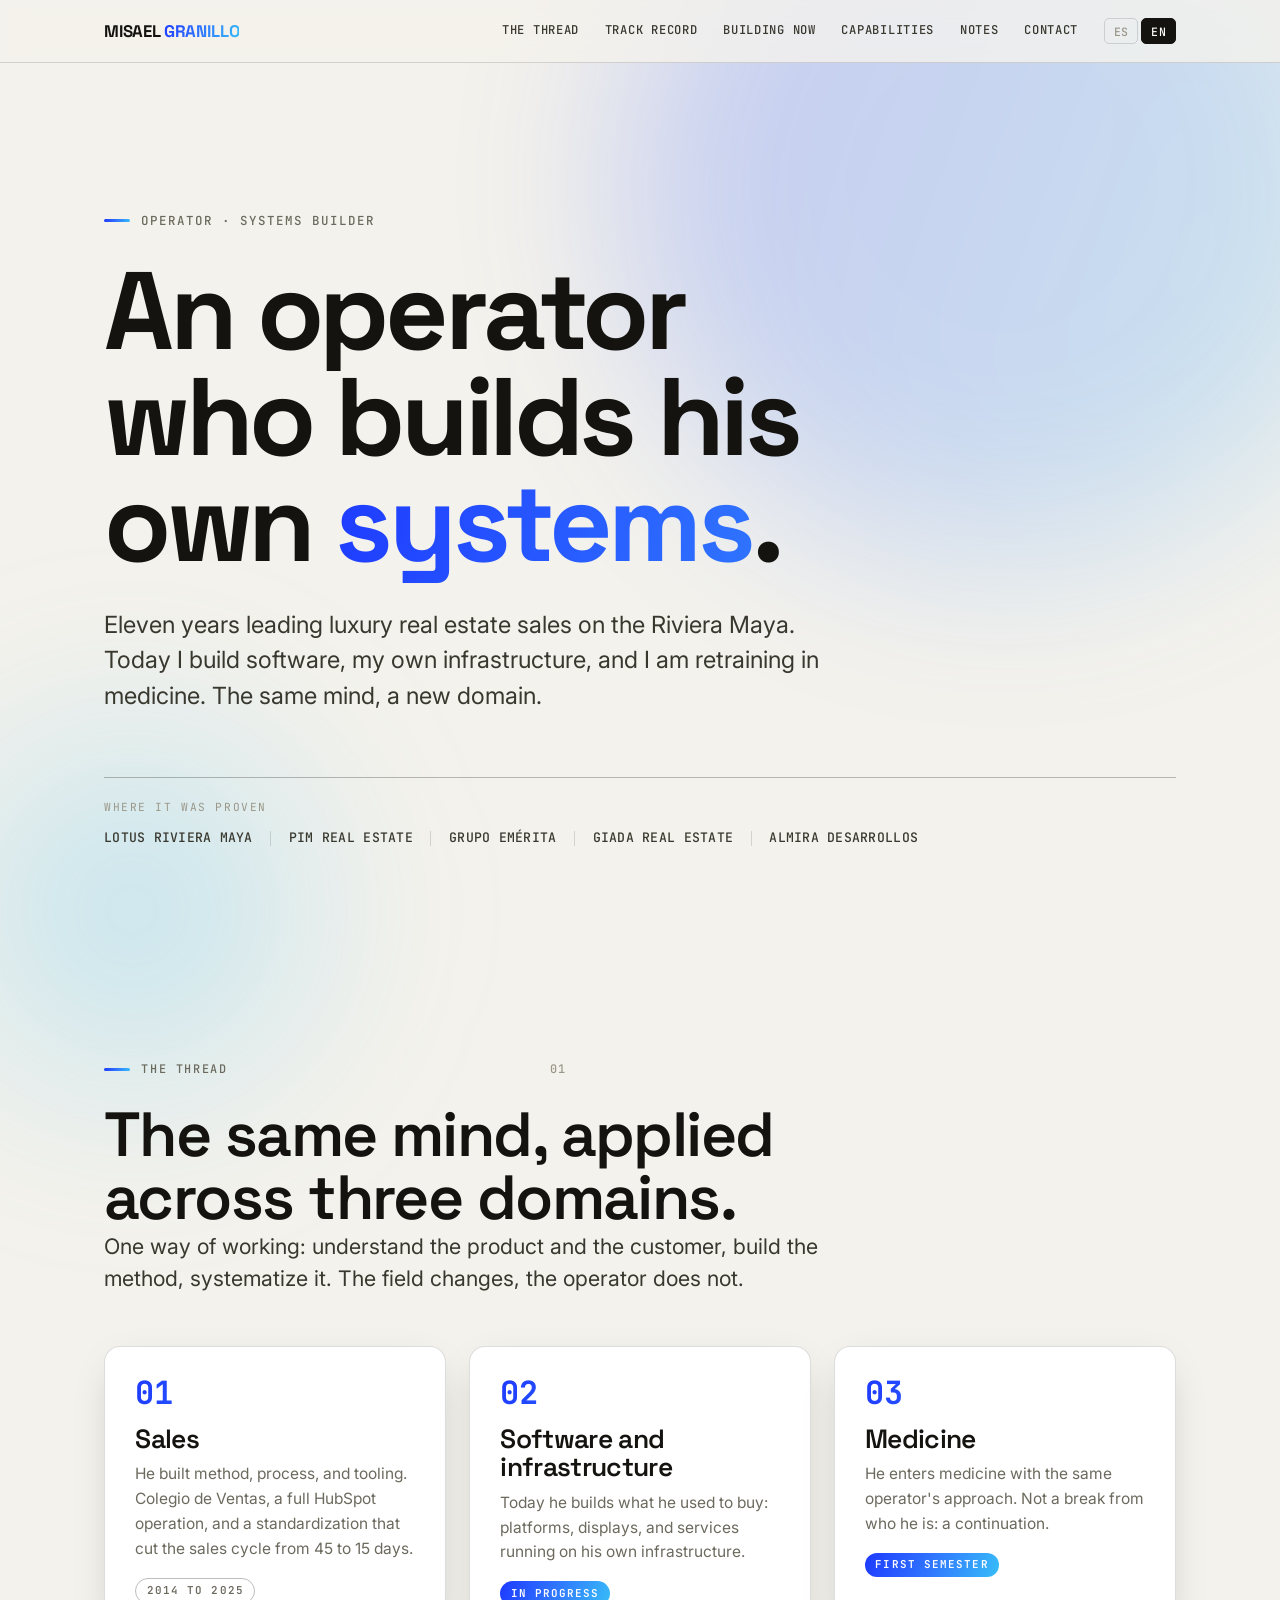
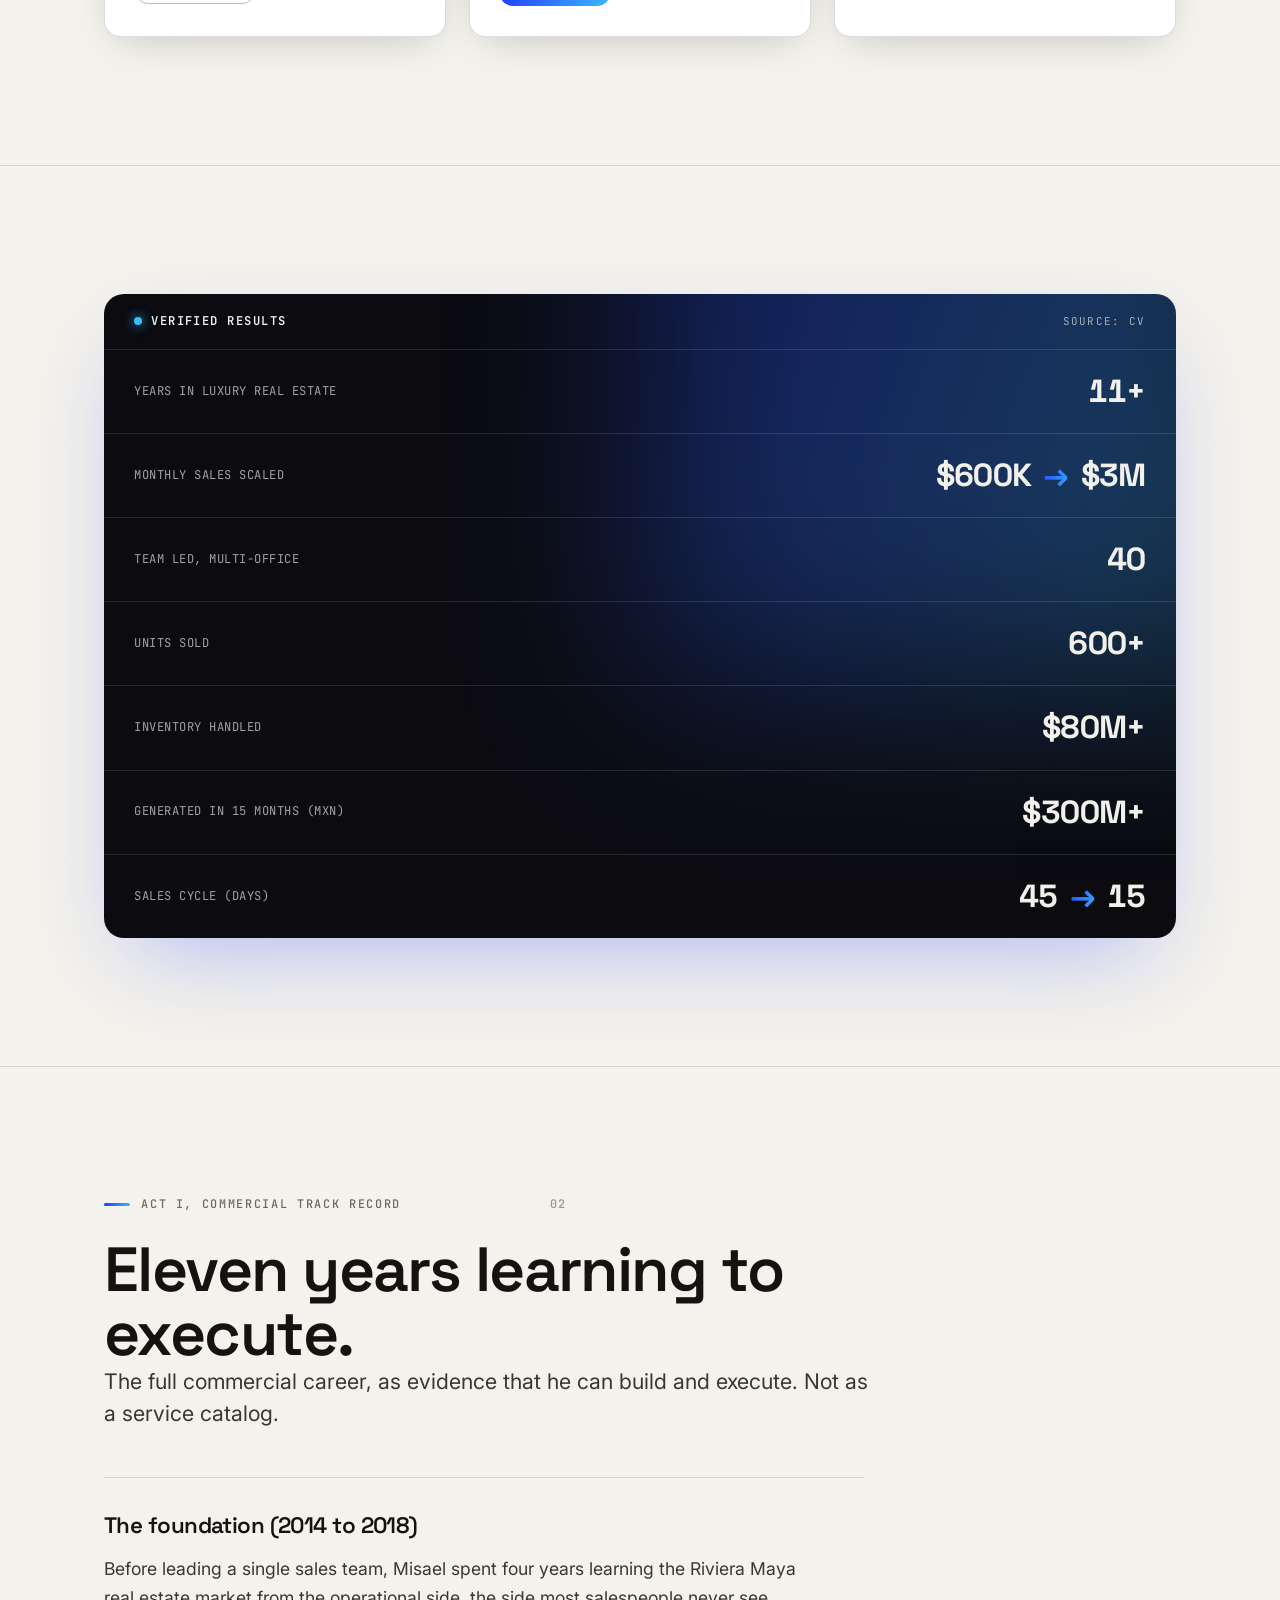
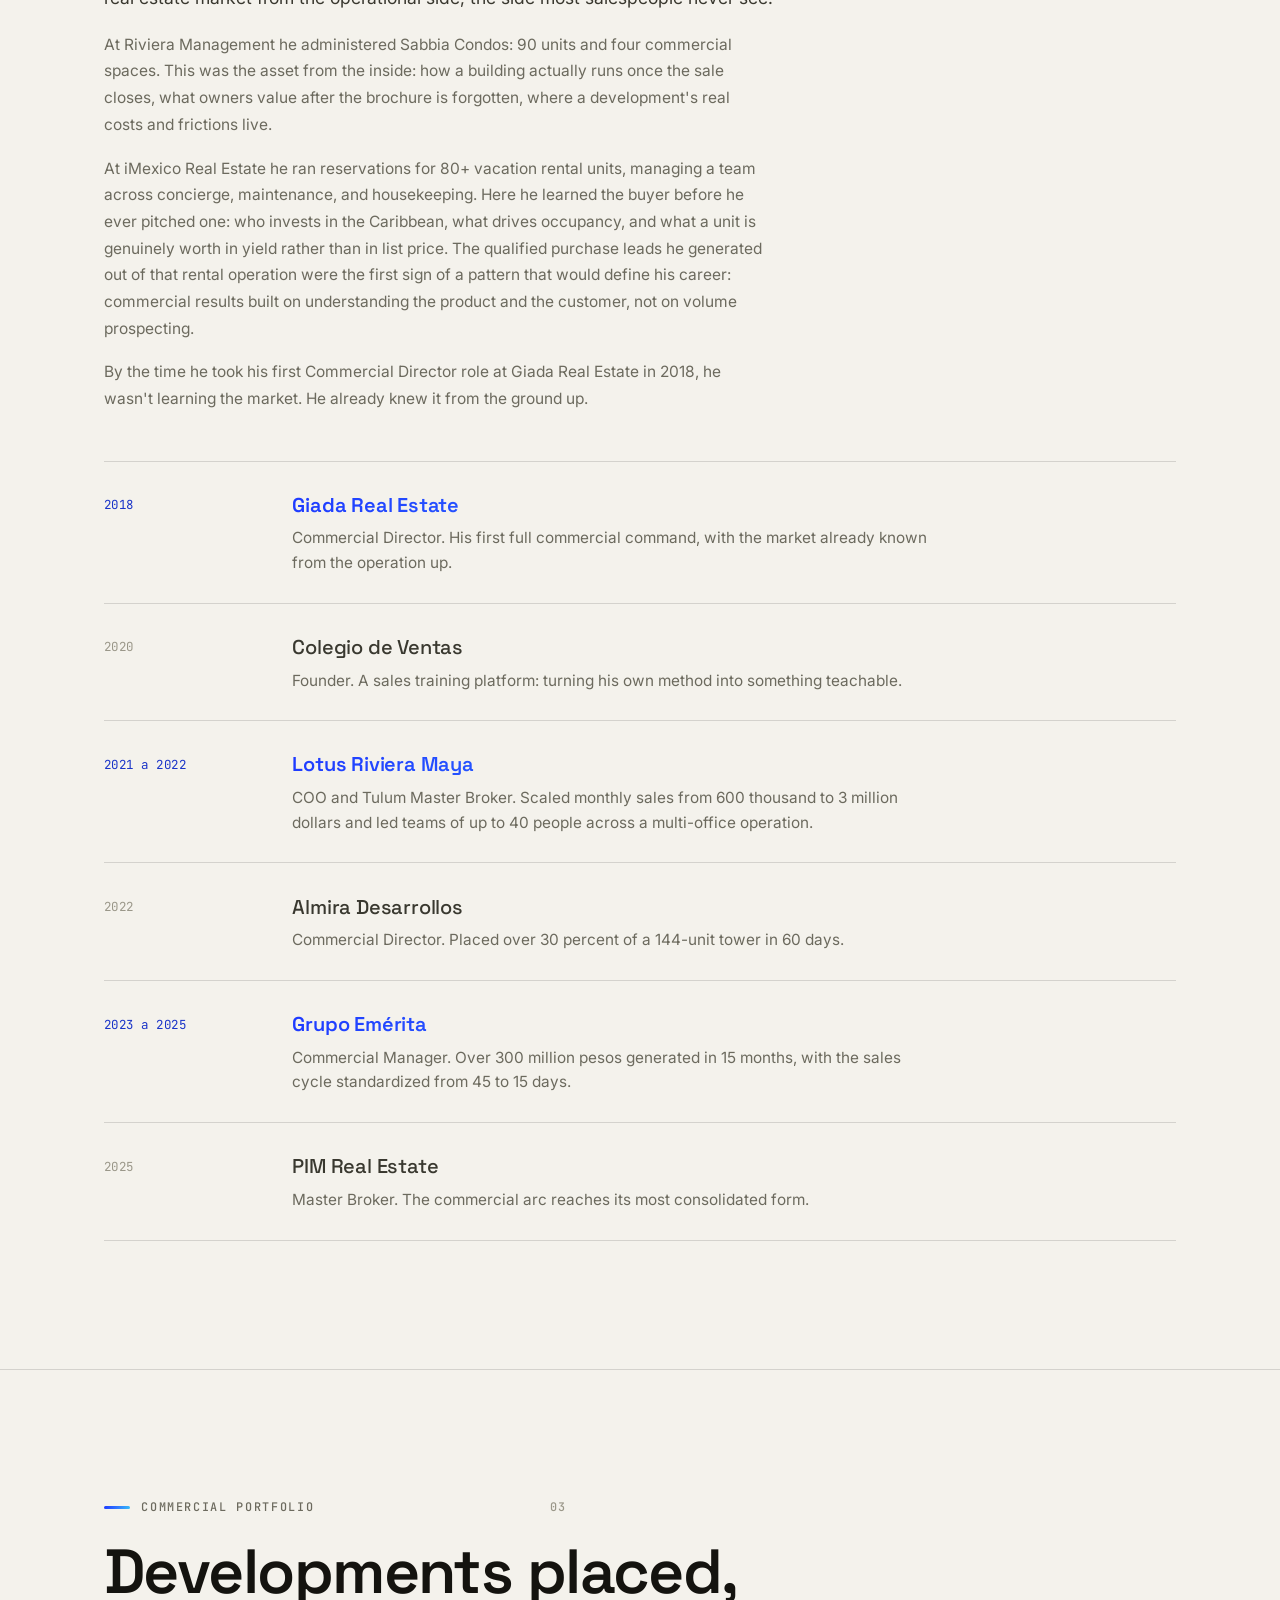
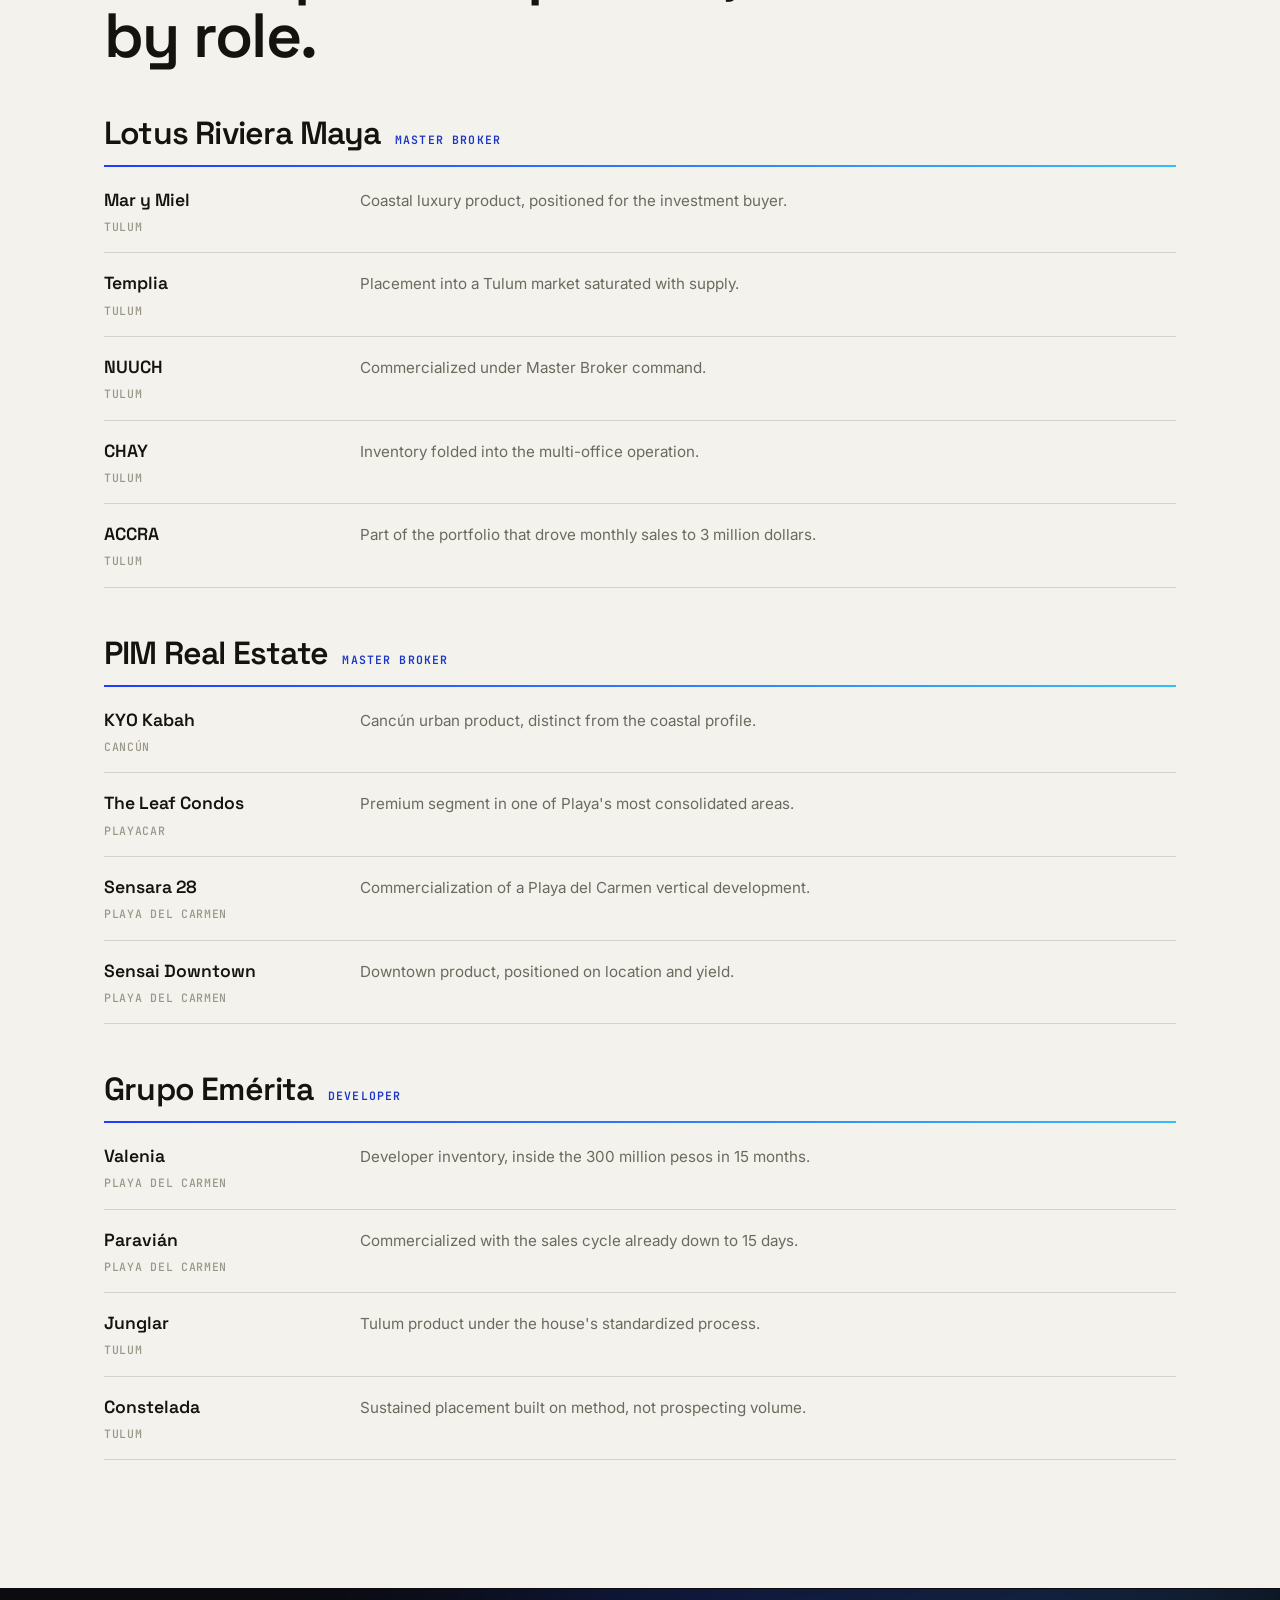
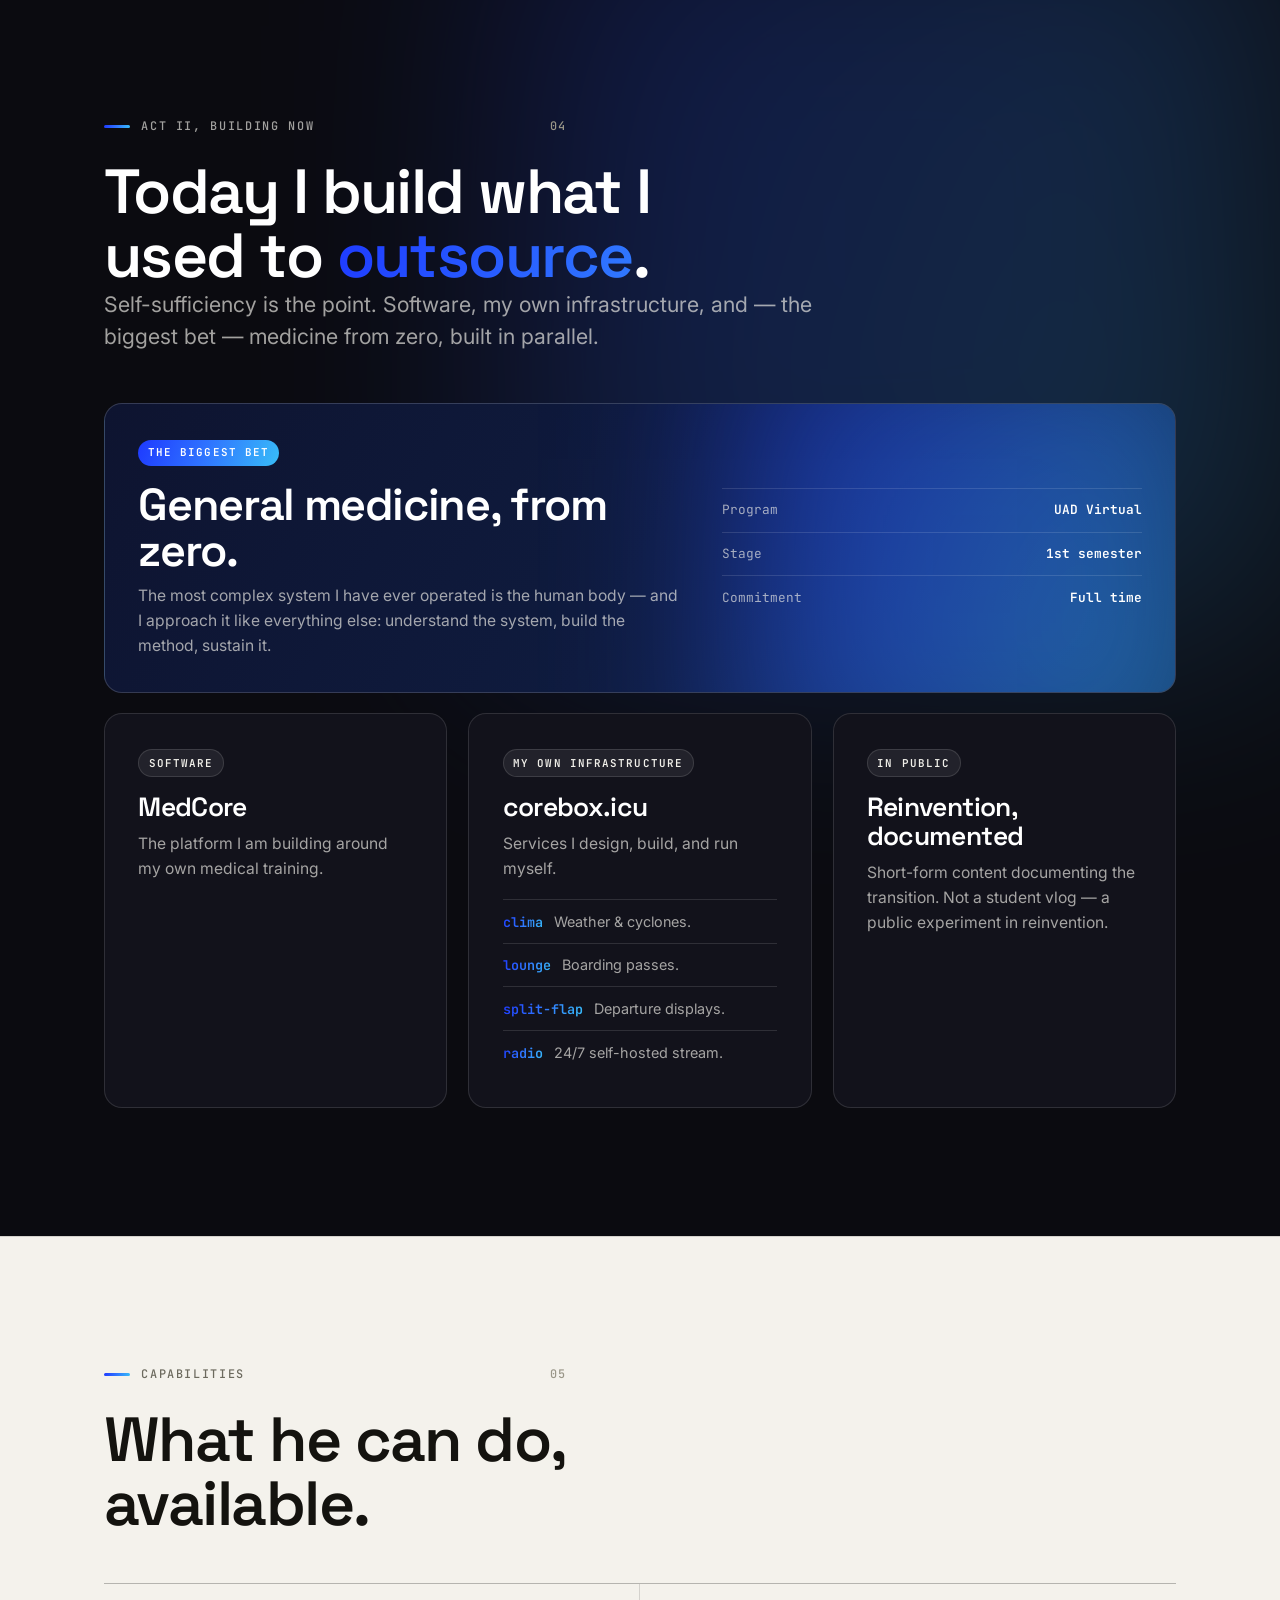
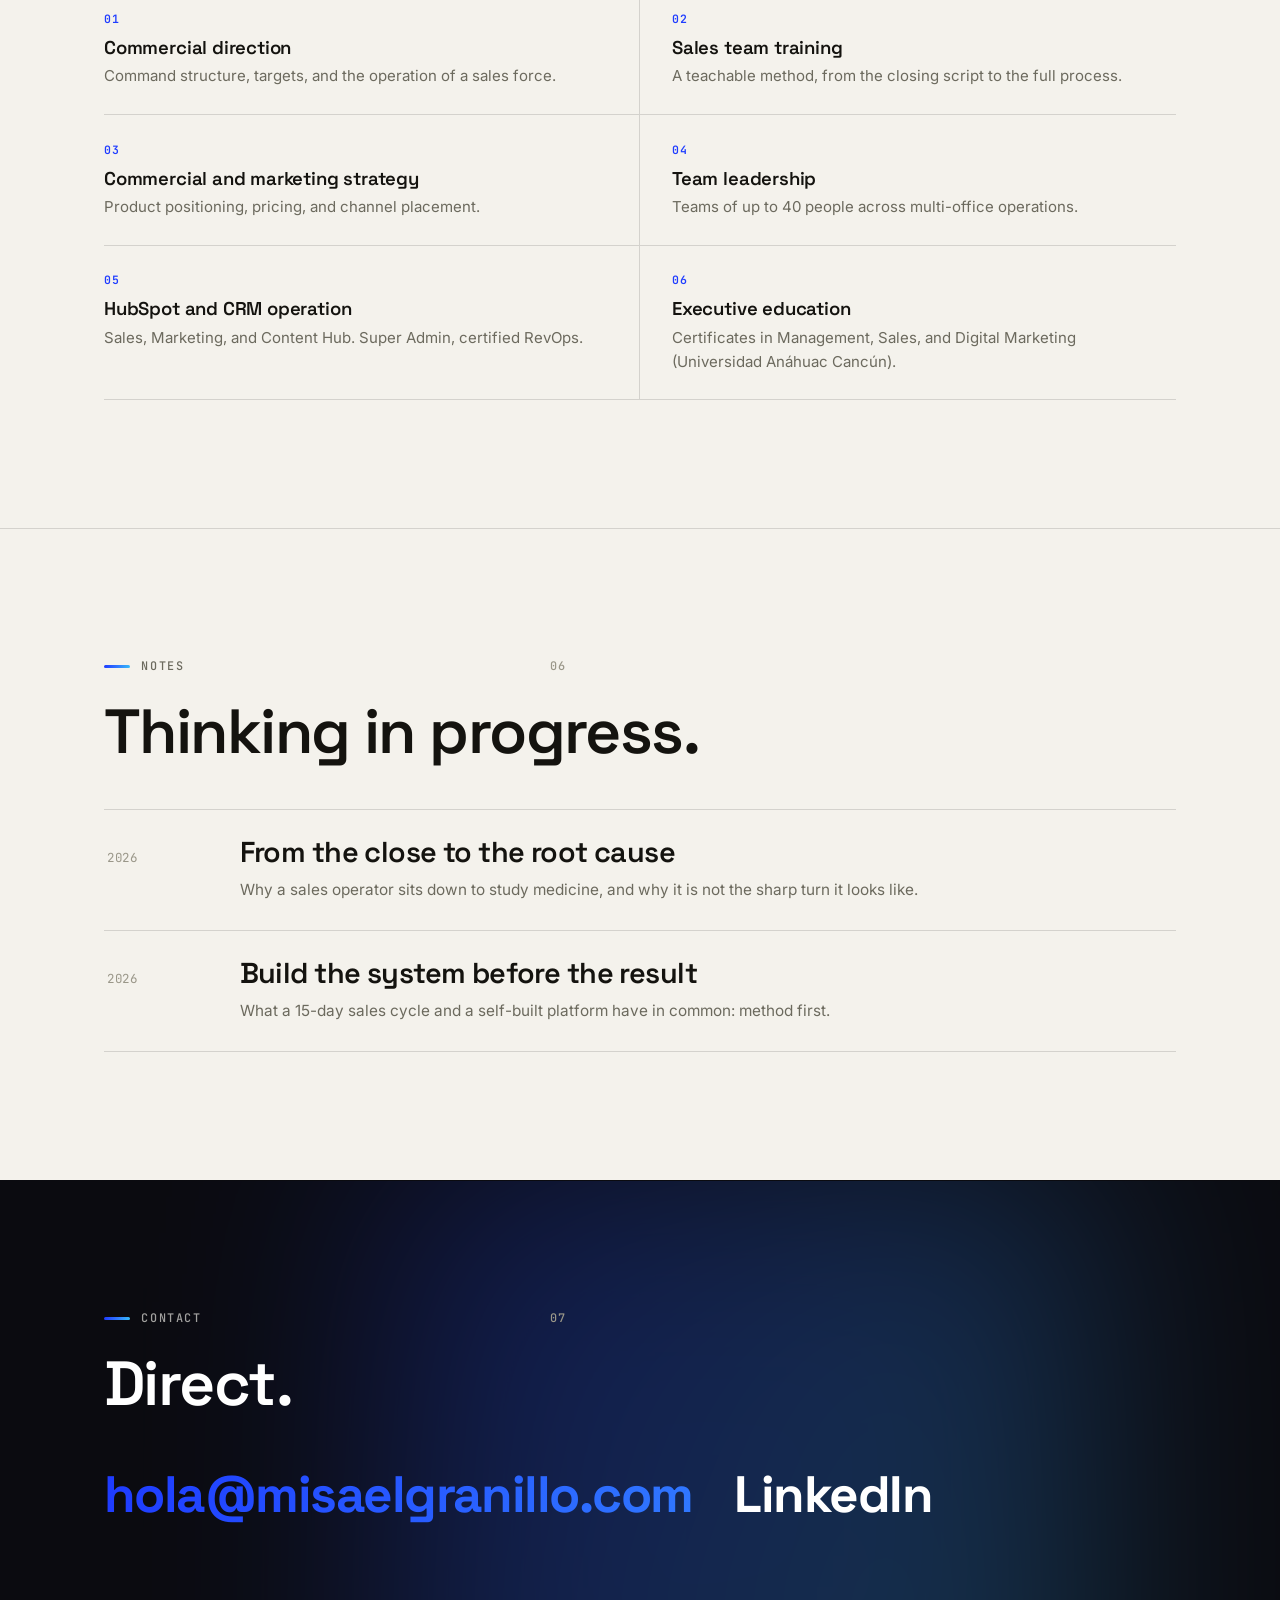
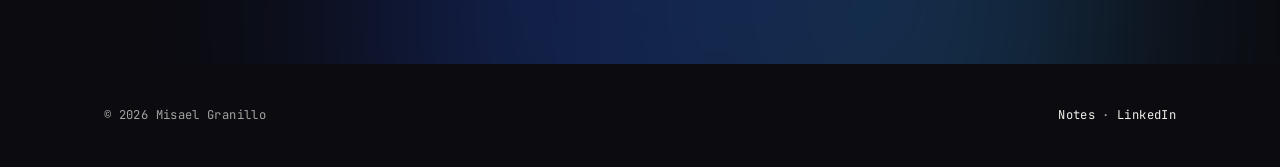
<file: index.html>
<!doctype html>
<html lang="es" data-lang="es">
<head>
<meta charset="utf-8">
<meta name="viewport" content="width=device-width, initial-scale=1">
<title data-title-es="Misael Granillo - Operador que construye sistemas" data-title-en="Misael Granillo - An operator who builds systems">Misael Granillo - Operador que construye sistemas</title>
<meta name="description" content="Misael Granillo: operador comercial que construye sus propios sistemas. Once años dirigiendo ventas de bienes raíces de lujo en la Riviera Maya; hoy construyendo software, infraestructura propia y reentrenándose en medicina.">
<link rel="canonical" href="https://misaelgranillo.com/">
<meta name="author" content="Misael Granillo">
<link rel="alternate" hreflang="es" href="https://misaelgranillo.com/">
<link rel="alternate" hreflang="en" href="https://misaelgranillo.com/">
<link rel="alternate" hreflang="x-default" href="https://misaelgranillo.com/">

<meta property="og:type" content="profile">
<meta property="og:site_name" content="Misael Granillo">
<meta property="og:title" content="Misael Granillo - Operador que construye sistemas">
<meta property="og:description" content="Once años dirigiendo ventas de bienes raíces de lujo; hoy construyendo software, infraestructura propia y reentrenándose en medicina. La misma mente, un dominio nuevo.">
<meta property="og:url" content="https://misaelgranillo.com/">
<meta property="og:locale" content="es_MX">
<meta property="og:locale:alternate" content="en_US">
<meta name="twitter:card" content="summary_large_image">
<meta name="twitter:title" content="Misael Granillo - Operador que construye sistemas">
<meta name="twitter:description" content="Once años dirigiendo ventas de bienes raíces de lujo; hoy construyendo software, infraestructura propia y reentrenándose en medicina.">

<meta name="theme-color" content="#f3f1ea">
<link rel="icon" href="/assets/img/favicon.svg?v=2026-09-30f" type="image/svg+xml">

<link rel="preconnect" href="https://fonts.googleapis.com">
<link rel="preconnect" href="https://fonts.gstatic.com" crossorigin>
<link href="https://fonts.googleapis.com/css2?family=Space+Grotesk:wght@400;500;600;700&family=Inter:wght@400;500;600&family=JetBrains+Mono:wght@400;500;600&display=swap" rel="stylesheet">
<link rel="stylesheet" href="/assets/css/styles.css?v=2026-09-30f">

<script type="application/ld+json">
{
  "@context": "https://schema.org",
  "@type": "Person",
  "name": "Misael Granillo",
  "alternateName": "Aldo Misael Granillo Mejía",
  "url": "https://misaelgranillo.com/",
  "jobTitle": "Operador comercial y constructor de sistemas",
  "description": "Operador comercial con once años dirigiendo ventas de bienes raíces de lujo en la Riviera Maya. Hoy construye software e infraestructura propia y cursa la licenciatura en Medicina General.",
  "email": "mailto:hola@misaelgranillo.com",
  "knowsAbout": ["Dirección comercial", "Bienes raíces de lujo", "Formación de equipos de venta", "HubSpot", "RevOps", "Desarrollo de software", "Infraestructura web"],
  "alumniOf": [
    { "@type": "CollegeOrUniversity", "name": "Universidad Autónoma de Durango (UAD Virtual)" },
    { "@type": "CollegeOrUniversity", "name": "Universidad Anáhuac Cancún" }
  ],
  "sameAs": [
    "https://www.linkedin.com/in/misaelgranillo",
    "https://www.tiktok.com/@misaelgranillo",
    "https://x.com/misaelgranillo"
  ]
}
</script>
</head>
<body class="home">

<header class="topbar">
  <div class="wrap">
    <a class="brand" href="/">Misael <span>Granillo</span></a>
    <nav class="nav" aria-label="Principal">
      <div class="nav-links" data-open="false">
        <a href="#hilo"><span class="es">El hilo</span><span class="en">The thread</span></a>
        <a href="#trayectoria"><span class="es">Trayectoria</span><span class="en">Track record</span></a>
        <a href="#ahora"><span class="es">Construyendo hoy</span><span class="en">Building now</span></a>
        <a href="#capacidades"><span class="es">Capacidades</span><span class="en">Capabilities</span></a>
        <a href="/notas/"><span class="es">Notas</span><span class="en">Notes</span></a>
        <a href="#contacto"><span class="es">Contacto</span><span class="en">Contact</span></a>
      </div>
      <div class="lang" role="group" aria-label="Idioma / Language">
        <button type="button" data-set="es" aria-label="Español">ES</button>
        <button type="button" data-set="en" aria-label="English">EN</button>
      </div>
      <button class="menu-btn" type="button" aria-label="Menú"><span></span></button>
    </nav>
  </div>
</header>

<main>

  <!-- HERO -->
  <section class="hero">
    <div class="wrap">
      <p class="kicker">
        <span class="es">Operador · constructor de sistemas</span>
        <span class="en">Operator · systems builder</span>
      </p>
      <h1>
        <span class="es">Un operador que construye sus propios <em>sistemas</em>.</span>
        <span class="en">An operator who builds his own <em>systems</em>.</span>
      </h1>
      <p class="sub">
        <span class="es">Once años dirigiendo ventas de bienes raíces de lujo en la Riviera Maya. Hoy construyo software, infraestructura propia y me reentreno en medicina. La misma mente, un dominio nuevo.</span>
        <span class="en">Eleven years leading luxury real estate sales on the Riviera Maya. Today I build software, my own infrastructure, and I am retraining in medicine. The same mind, a new domain.</span>
      </p>

      <div class="cred">
        <p class="cred-note">
          <span class="es">Donde lo demostró</span>
          <span class="en">Where it was proven</span>
        </p>
        <ul>
          <li>Lotus Riviera Maya</li>
          <li>PIM Real Estate</li>
          <li>Grupo Emérita</li>
          <li>Giada Real Estate</li>
          <li>Almira Desarrollos</li>
        </ul>
      </div>
    </div>
  </section>

  <!-- THE THREAD -->
  <section class="section" id="hilo">
    <div class="wrap">
      <p class="section-label"><span class="es">El hilo</span><span class="en">The thread</span></p>
      <h2>
        <span class="es">La misma mente, aplicada a tres dominios.</span>
        <span class="en">The same mind, applied across three domains.</span>
      </h2>
      <p class="lede">
        <span class="es">Una sola forma de trabajar: entender el producto y al cliente, construir el método, sistematizarlo. Cambia el campo, no el operador.</span>
        <span class="en">One way of working: understand the product and the customer, build the method, systematize it. The field changes, the operator does not.</span>
      </p>

      <div class="thread-grid">
        <div class="domain">
          <div class="dom-k">01</div>
          <h3><span class="es">Ventas</span><span class="en">Sales</span></h3>
          <p>
            <span class="es">Construyó método, proceso y herramientas. Colegio de Ventas, operación de HubSpot y una estandarización que bajó el ciclo de venta de 45 a 15 días.</span>
            <span class="en">He built method, process, and tooling. Colegio de Ventas, a full HubSpot operation, and a standardization that cut the sales cycle from 45 to 15 days.</span>
          </p>
          <span class="state past"><span class="es">2014 a 2025</span><span class="en">2014 to 2025</span></span>
        </div>
        <div class="domain">
          <div class="dom-k">02</div>
          <h3><span class="es">Software e infraestructura</span><span class="en">Software and infrastructure</span></h3>
          <p>
            <span class="es">Hoy construye lo que antes contrataba: plataformas, displays y servicios que corren en su propia infraestructura.</span>
            <span class="en">Today he builds what he used to buy: platforms, displays, and services running on his own infrastructure.</span>
          </p>
          <span class="state now"><span class="es">En curso</span><span class="en">In progress</span></span>
        </div>
        <div class="domain">
          <div class="dom-k">03</div>
          <h3><span class="es">Medicina</span><span class="en">Medicine</span></h3>
          <p>
            <span class="es">Entra a la medicina con el mismo enfoque de operador. No es ruptura con quien es: es continuación.</span>
            <span class="en">He enters medicine with the same operator's approach. Not a break from who he is: a continuation.</span>
          </p>
          <span class="state now"><span class="es">Primer semestre</span><span class="en">First semester</span></span>
        </div>
      </div>
    </div>
  </section>

  <!-- DEPARTURE BOARD / METRICS -->
  <section class="section">
    <div class="wrap">
      <div class="ledger" role="group" aria-label="Resultados verificados / Verified results">
        <div class="ledger-head">
          <span class="lh-l"><span class="dot"></span><span class="es">Resultados verificados</span><span class="en">Verified results</span></span>
          <span class="lh-r"><span class="es">Fuente: CV</span><span class="en">Source: CV</span></span>
        </div>
        <div class="ledger-rows">
          <div class="ledger-row"><span class="lbl"><span class="es">Años en bienes raíces de lujo</span><span class="en">Years in luxury real estate</span></span><span class="val">11+</span></div>
          <div class="ledger-row"><span class="lbl"><span class="es">Ventas mensuales escaladas</span><span class="en">Monthly sales scaled</span></span><span class="val">$600K <i>→</i> $3M</span></div>
          <div class="ledger-row"><span class="lbl"><span class="es">Equipo dirigido, multi-oficina</span><span class="en">Team led, multi-office</span></span><span class="val">40</span></div>
          <div class="ledger-row"><span class="lbl"><span class="es">Unidades comercializadas</span><span class="en">Units sold</span></span><span class="val">600+</span></div>
          <div class="ledger-row"><span class="lbl"><span class="es">Inventario acumulado</span><span class="en">Inventory handled</span></span><span class="val">$80M+</span></div>
          <div class="ledger-row"><span class="lbl"><span class="es">Generado en 15 meses (MXN)</span><span class="en">Generated in 15 months (MXN)</span></span><span class="val">$300M+</span></div>
          <div class="ledger-row"><span class="lbl"><span class="es">Ciclo de venta (días)</span><span class="en">Sales cycle (days)</span></span><span class="val">45 <i>→</i> 15</span></div>
        </div>
      </div>
    </div>
  </section>

  <!-- ACT I: TRACK ARC -->
  <section class="section" id="trayectoria">
    <div class="wrap">
      <p class="section-label"><span class="es">Acto I, trayectoria comercial</span><span class="en">Act I, commercial track record</span></p>
      <h2>
        <span class="es">Once años aprendiendo a ejecutar.</span>
        <span class="en">Eleven years learning to execute.</span>
      </h2>
      <p class="lede">
        <span class="es">La carrera comercial completa, como evidencia de que sabe construir y ejecutar. No como catálogo de servicios.</span>
        <span class="en">The full commercial career, as evidence that he can build and execute. Not as a service catalog.</span>
      </p>

      <!-- Foundation feature -->
      <div class="foundation">
        <h3><span class="es">La base (2014 a 2018)</span><span class="en">The foundation (2014 to 2018)</span></h3>
        <div class="es">
          <p>Antes de dirigir un solo equipo de ventas, Misael pasó cuatro años aprendiendo el mercado inmobiliario de la Riviera Maya desde el lado operativo, el lado que la mayoría de los vendedores nunca ve.</p>
          <p>En Riviera Management administró Sabbia Condos: 90 unidades y cuatro locales comerciales. Era el activo visto por dentro: cómo funciona de verdad un edificio una vez cerrada la venta, qué valoran los propietarios cuando el folleto ya se olvidó, dónde viven los costos y las fricciones reales de un desarrollo.</p>
          <p>En iMexico Real Estate llevó las reservaciones de más de 80 unidades de renta vacacional, gestionando un equipo entre concierge, mantenimiento y limpieza. Ahí conoció al comprador antes de venderle a uno: quién invierte en el Caribe, qué mueve la ocupación y cuánto vale de verdad una unidad en rendimiento, no en precio de lista. Los prospectos de compra calificados que generó desde esa operación de renta fueron la primera señal de un patrón que definiría su carrera: resultados comerciales construidos sobre entender el producto y al cliente, no sobre prospección por volumen.</p>
          <p>Para cuando tomó su primer puesto de Director Comercial en Giada Real Estate, en 2018, ya no estaba aprendiendo el mercado. Lo conocía desde abajo.</p>
        </div>
        <div class="en">
          <p>Before leading a single sales team, Misael spent four years learning the Riviera Maya real estate market from the operational side, the side most salespeople never see.</p>
          <p>At Riviera Management he administered Sabbia Condos: 90 units and four commercial spaces. This was the asset from the inside: how a building actually runs once the sale closes, what owners value after the brochure is forgotten, where a development's real costs and frictions live.</p>
          <p>At iMexico Real Estate he ran reservations for 80+ vacation rental units, managing a team across concierge, maintenance, and housekeeping. Here he learned the buyer before he ever pitched one: who invests in the Caribbean, what drives occupancy, and what a unit is genuinely worth in yield rather than in list price. The qualified purchase leads he generated out of that rental operation were the first sign of a pattern that would define his career: commercial results built on understanding the product and the customer, not on volume prospecting.</p>
          <p>By the time he took his first Commercial Director role at Giada Real Estate in 2018, he wasn't learning the market. He already knew it from the ground up.</p>
        </div>
      </div>

      <!-- Arc -->
      <div class="arc">
        <div class="arc-item accent">
          <div class="arc-when">2018</div>
          <div class="arc-role">Giada Real Estate</div>
          <p><span class="es">Director Comercial. Primer mando comercial completo, con el mercado ya conocido desde la operación.</span><span class="en">Commercial Director. His first full commercial command, with the market already known from the operation up.</span></p>
        </div>
        <div class="arc-item">
          <div class="arc-when">2020</div>
          <div class="arc-role">Colegio de Ventas</div>
          <p><span class="es">Fundador. Plataforma de formación en ventas: convertir el método propio en algo enseñable.</span><span class="en">Founder. A sales training platform: turning his own method into something teachable.</span></p>
        </div>
        <div class="arc-item accent">
          <div class="arc-when">2021 a 2022</div>
          <div class="arc-role">Lotus Riviera Maya</div>
          <p><span class="es">COO y Master Broker de Tulum. Escaló las ventas mensuales de 600 mil a 3 millones de dólares y dirigió equipos de hasta 40 personas en operación multi-oficina.</span><span class="en">COO and Tulum Master Broker. Scaled monthly sales from 600 thousand to 3 million dollars and led teams of up to 40 people across a multi-office operation.</span></p>
        </div>
        <div class="arc-item">
          <div class="arc-when">2022</div>
          <div class="arc-role">Almira Desarrollos</div>
          <p><span class="es">Director Comercial. Colocó más del 30 por ciento de una torre de 144 unidades en 60 días.</span><span class="en">Commercial Director. Placed over 30 percent of a 144-unit tower in 60 days.</span></p>
        </div>
        <div class="arc-item accent">
          <div class="arc-when">2023 a 2025</div>
          <div class="arc-role">Grupo Emérita</div>
          <p><span class="es">Gerente Comercial. Más de 300 millones de pesos generados en 15 meses, con el ciclo de venta estandarizado de 45 a 15 días.</span><span class="en">Commercial Manager. Over 300 million pesos generated in 15 months, with the sales cycle standardized from 45 to 15 days.</span></p>
        </div>
        <div class="arc-item">
          <div class="arc-when">2025</div>
          <div class="arc-role">PIM Real Estate</div>
          <p><span class="es">Master Broker. El arco comercial llega a su forma más consolidada.</span><span class="en">Master Broker. The commercial arc reaches its most consolidated form.</span></p>
        </div>
      </div>
    </div>
  </section>

  <!-- TRACK RECORD GROUPED -->
  <section class="section">
    <div class="wrap">
      <p class="section-label"><span class="es">Track record comercial</span><span class="en">Commercial portfolio</span></p>
      <h2>
        <span class="es">Desarrollos colocados, por mando.</span>
        <span class="en">Developments placed, by role.</span>
      </h2>

      <div class="tr-group">
        <div class="tr-head">
          <h3>Lotus Riviera Maya</h3>
          <span class="role">Master Broker</span>
        </div>
        <ul class="tr-list">
          <li><span class="name">Mar y Miel<span class="where">Tulum</span></span><span class="pos"><span class="es">Producto de lujo costero, posicionado para comprador de inversión.</span><span class="en">Coastal luxury product, positioned for the investment buyer.</span></span></li>
          <li><span class="name">Templia<span class="where">Tulum</span></span><span class="pos"><span class="es">Colocación en un mercado de Tulum en plena saturación de oferta.</span><span class="en">Placement into a Tulum market saturated with supply.</span></span></li>
          <li><span class="name">NUUCH<span class="where">Tulum</span></span><span class="pos"><span class="es">Comercialización bajo mando de Master Broker.</span><span class="en">Commercialized under Master Broker command.</span></span></li>
          <li><span class="name">CHAY<span class="where">Tulum</span></span><span class="pos"><span class="es">Inventario integrado a la operación multi-oficina.</span><span class="en">Inventory folded into the multi-office operation.</span></span></li>
          <li><span class="name">ACCRA<span class="where">Tulum</span></span><span class="pos"><span class="es">Parte del portafolio que llevó las ventas mensuales a 3 millones de dólares.</span><span class="en">Part of the portfolio that drove monthly sales to 3 million dollars.</span></span></li>
        </ul>
      </div>

      <div class="tr-group">
        <div class="tr-head">
          <h3>PIM Real Estate</h3>
          <span class="role">Master Broker</span>
        </div>
        <ul class="tr-list">
          <li><span class="name">KYO Kabah<span class="where">Cancún</span></span><span class="pos"><span class="es">Producto urbano de Cancún, distinto al perfil costero.</span><span class="en">Cancún urban product, distinct from the coastal profile.</span></span></li>
          <li><span class="name">The Leaf Condos<span class="where">Playacar</span></span><span class="pos"><span class="es">Segmento premium en una de las zonas más consolidadas de Playa.</span><span class="en">Premium segment in one of Playa's most consolidated areas.</span></span></li>
          <li><span class="name">Sensara 28<span class="where">Playa del Carmen</span></span><span class="pos"><span class="es">Comercialización de desarrollo vertical de Playa del Carmen.</span><span class="en">Commercialization of a Playa del Carmen vertical development.</span></span></li>
          <li><span class="name">Sensai Downtown<span class="where">Playa del Carmen</span></span><span class="pos"><span class="es">Producto de centro urbano, posicionado por ubicación y renta.</span><span class="en">Downtown product, positioned on location and yield.</span></span></li>
        </ul>
      </div>

      <div class="tr-group">
        <div class="tr-head">
          <h3>Grupo Emérita</h3>
          <span class="role"><span class="es">Desarrollador</span><span class="en">Developer</span></span>
        </div>
        <ul class="tr-list">
          <li><span class="name">Valenia<span class="where">Playa del Carmen</span></span><span class="pos"><span class="es">Inventario del desarrollador, dentro de los 300 millones de pesos en 15 meses.</span><span class="en">Developer inventory, inside the 300 million pesos in 15 months.</span></span></li>
          <li><span class="name">Paravián<span class="where">Playa del Carmen</span></span><span class="pos"><span class="es">Comercializado con el ciclo de venta ya reducido a 15 días.</span><span class="en">Commercialized with the sales cycle already down to 15 days.</span></span></li>
          <li><span class="name">Junglar<span class="where">Tulum</span></span><span class="pos"><span class="es">Producto Tulum bajo el proceso estandarizado de la casa.</span><span class="en">Tulum product under the house's standardized process.</span></span></li>
          <li><span class="name">Constelada<span class="where">Tulum</span></span><span class="pos"><span class="es">Colocación sostenida sobre método, no sobre volumen de prospección.</span><span class="en">Sustained placement built on method, not prospecting volume.</span></span></li>
        </ul>
      </div>
    </div>
  </section>

  <!-- ACT II: BUILDING NOW -->
  <section class="section section--now" id="ahora">
    <div class="wrap">
      <p class="section-label"><span class="es">Acto II, construyendo hoy</span><span class="en">Act II, building now</span></p>
      <h2>
        <span class="es">Hoy construyo lo que antes <em>contrataba</em>.</span>
        <span class="en">Today I build what I used to <em>outsource</em>.</span>
      </h2>
      <p class="lede">
        <span class="es">La autosuficiencia es el objetivo. Software, infraestructura propia y —la apuesta más grande— medicina desde cero, construidos en paralelo.</span>
        <span class="en">Self-sufficiency is the point. Software, my own infrastructure, and — the biggest bet — medicine from zero, built in parallel.</span>
      </p>

      <div class="now-grid">
        <div class="panel panel--medicine">
          <div class="m-body">
            <span class="tag"><span class="es">La apuesta más grande</span><span class="en">The biggest bet</span></span>
            <h3><span class="es">Medicina general, desde cero.</span><span class="en">General medicine, from zero.</span></h3>
            <p>
              <span class="es">El sistema más complejo que he operado es el cuerpo humano, y lo abordo igual que todo lo demás: entender el sistema, construir el método, sostenerlo.</span>
              <span class="en">The most complex system I have ever operated is the human body — and I approach it like everything else: understand the system, build the method, sustain it.</span>
            </p>
          </div>
          <div class="m-aside">
            <div class="row"><span><span class="es">Programa</span><span class="en">Program</span></span><b>UAD Virtual</b></div>
            <div class="row"><span><span class="es">Etapa</span><span class="en">Stage</span></span><b><span class="es">1.er semestre</span><span class="en">1st semester</span></b></div>
            <div class="row"><span><span class="es">Dedicación</span><span class="en">Commitment</span></span><b><span class="es">Tiempo completo</span><span class="en">Full time</span></b></div>
          </div>
        </div>

        <div class="panel panel--medcore">
          <span class="tag">Software</span>
          <h3>MedCore</h3>
          <p>
            <span class="es">La plataforma que construyo alrededor de mi propia formación médica.</span>
            <span class="en">The platform I am building around my own medical training.</span>
          </p>
        </div>

        <div class="panel panel--infra">
          <span class="tag"><span class="es">Infraestructura propia</span><span class="en">My own infrastructure</span></span>
          <h3>corebox.icu</h3>
          <p>
            <span class="es">Servicios que diseño, construyo y opero yo mismo.</span>
            <span class="en">Services I design, build, and run myself.</span>
          </p>
          <ul class="infra-list">
            <li><span class="host">clima</span><span class="desc"><span class="es">Clima y ciclones.</span><span class="en">Weather &amp; cyclones.</span></span></li>
            <li><span class="host">lounge</span><span class="desc"><span class="es">Pases de abordar.</span><span class="en">Boarding passes.</span></span></li>
            <li><span class="host">split-flap</span><span class="desc"><span class="es">Displays de salidas.</span><span class="en">Departure displays.</span></span></li>
            <li><span class="host">radio</span><span class="desc"><span class="es">Streaming propio 24/7.</span><span class="en">24/7 self-hosted stream.</span></span></li>
          </ul>
        </div>

        <div class="panel panel--video">
          <span class="tag"><span class="es">En público</span><span class="en">In public</span></span>
          <h3><span class="es">Reinvención, documentada</span><span class="en">Reinvention, documented</span></h3>
          <p>
            <span class="es">Contenido corto que documenta la transición. No un vlog de estudiante: un experimento público de reinvención.</span>
            <span class="en">Short-form content documenting the transition. Not a student vlog — a public experiment in reinvention.</span>
          </p>
        </div>
      </div>
    </div>
  </section>

  <!-- CAPABILITIES -->
  <section class="section" id="capacidades">
    <div class="wrap">
      <p class="section-label"><span class="es">Capacidades</span><span class="en">Capabilities</span></p>
      <h2>
        <span class="es">Lo que sabe hacer, disponible.</span>
        <span class="en">What he can do, available.</span>
      </h2>

      <div class="caps">
        <div class="cap">
          <h3><span class="es">Dirección comercial</span><span class="en">Commercial direction</span></h3>
          <p><span class="es">Estructura de mando, metas y operación de una fuerza de ventas.</span><span class="en">Command structure, targets, and the operation of a sales force.</span></p>
        </div>
        <div class="cap">
          <h3><span class="es">Formación de equipos de venta</span><span class="en">Sales team training</span></h3>
          <p><span class="es">Método enseñable, del guion de cierre al proceso completo.</span><span class="en">A teachable method, from the closing script to the full process.</span></p>
        </div>
        <div class="cap">
          <h3><span class="es">Estrategia comercial y de marketing</span><span class="en">Commercial and marketing strategy</span></h3>
          <p><span class="es">Posicionamiento de producto, precio y colocación por canal.</span><span class="en">Product positioning, pricing, and channel placement.</span></p>
        </div>
        <div class="cap">
          <h3><span class="es">Liderazgo de equipos</span><span class="en">Team leadership</span></h3>
          <p><span class="es">Equipos de hasta 40 personas en operación multi-oficina.</span><span class="en">Teams of up to 40 people across multi-office operations.</span></p>
        </div>
        <div class="cap">
          <h3><span class="es">Operación HubSpot y CRM</span><span class="en">HubSpot and CRM operation</span></h3>
          <p><span class="es">Sales, Marketing y Content Hub. Super Admin, RevOps certificado.</span><span class="en">Sales, Marketing, and Content Hub. Super Admin, certified RevOps.</span></p>
        </div>
        <div class="cap">
          <h3><span class="es">Formación ejecutiva</span><span class="en">Executive education</span></h3>
          <p><span class="es">Certificados en Management, Ventas y Marketing Digital (Universidad Anáhuac Cancún).</span><span class="en">Certificates in Management, Sales, and Digital Marketing (Universidad Anáhuac Cancún).</span></p>
        </div>
      </div>
    </div>
  </section>

  <!-- NOTES TEASER -->
  <section class="section" id="notas">
    <div class="wrap">
      <p class="section-label"><span class="es">Notas</span><span class="en">Notes</span></p>
      <h2>
        <span class="es">Pensamiento en curso.</span>
        <span class="en">Thinking in progress.</span>
      </h2>
      <ul class="note-list">
        <li>
          <a href="/notas/del-cierre-a-la-causa-raiz/">
            <span class="date">2026</span>
            <span>
              <span class="n-title"><span class="es">Del cierre a la causa raíz</span><span class="en">From the close to the root cause</span></span>
              <span class="n-sum"><span class="es">Por qué un operador de ventas se sienta a estudiar medicina, y por qué no es un giro tan brusco como parece.</span><span class="en">Why a sales operator sits down to study medicine, and why it is not the sharp turn it looks like.</span></span>
            </span>
          </a>
        </li>
        <li>
          <a href="/notas/construir-el-sistema/">
            <span class="date">2026</span>
            <span>
              <span class="n-title"><span class="es">Construir el sistema antes que el resultado</span><span class="en">Build the system before the result</span></span>
              <span class="n-sum"><span class="es">Lo que un ciclo de venta de 15 días y una plataforma propia tienen en común: el método primero.</span><span class="en">What a 15-day sales cycle and a self-built platform have in common: method first.</span></span>
            </span>
          </a>
        </li>
      </ul>
    </div>
  </section>

  <!-- CONTACT -->
  <section class="section section--contact" id="contacto">
    <div class="wrap">
      <p class="section-label"><span class="es">Contacto</span><span class="en">Contact</span></p>
      <h2>
        <span class="es">Directo.</span>
        <span class="en">Direct.</span>
      </h2>
      <div class="contact-row">
        <a href="mailto:hola@misaelgranillo.com">hola@misaelgranillo.com</a>
        <a href="https://www.linkedin.com/in/misaelgranillo" rel="me noopener" target="_blank">LinkedIn</a>
      </div>
    </div>
  </section>

</main>

<footer class="foot">
  <div class="wrap">
    <span>© <span id="yr">2026</span> Misael Granillo</span>
    <span><a href="/notas/"><span class="es">Notas</span><span class="en">Notes</span></a> · <a href="https://www.linkedin.com/in/misaelgranillo" rel="me noopener" target="_blank">LinkedIn</a></span>
  </div>
</footer>

<script src="/assets/js/site.js?v=2026-09-30f" defer></script>
<script>document.getElementById("yr").textContent = new Date().getFullYear();</script>
</body>
</html>
</file>
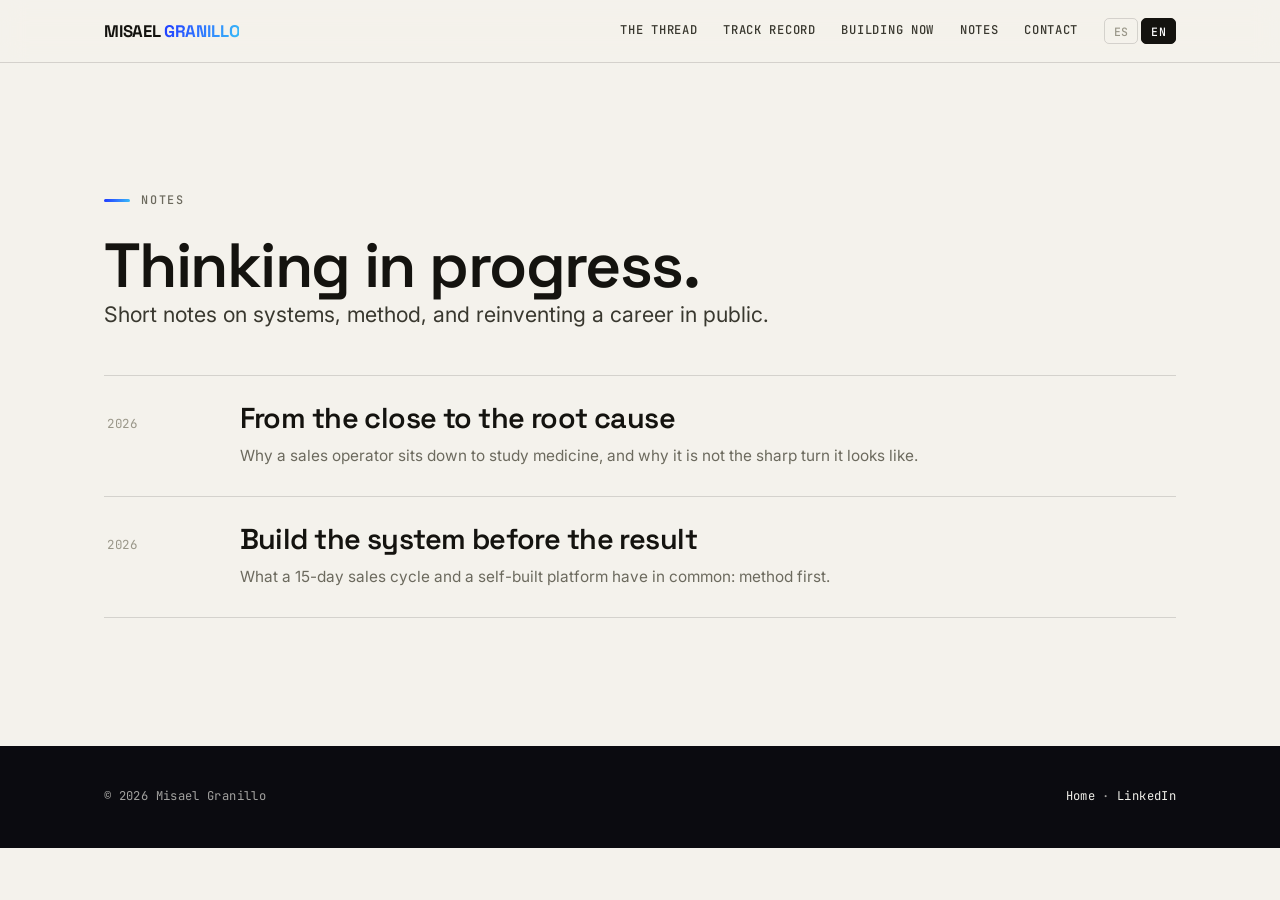
<file: notas/index.html>
<!doctype html>
<html lang="es" data-lang="es">
<head>
<meta charset="utf-8">
<meta name="viewport" content="width=device-width, initial-scale=1">
<title data-title-es="Notas - Misael Granillo" data-title-en="Notes - Misael Granillo">Notas - Misael Granillo</title>
<meta name="description" content="Notas de Misael Granillo: pensamiento en curso sobre sistemas, reinvención y el paso de las ventas al software y la medicina.">
<link rel="canonical" href="https://misaelgranillo.com/notas/">
<meta property="og:type" content="website">
<meta property="og:site_name" content="Misael Granillo">
<meta property="og:title" content="Notas - Misael Granillo">
<meta property="og:description" content="Pensamiento en curso sobre sistemas, reinvención y el paso de las ventas al software y la medicina.">
<meta property="og:url" content="https://misaelgranillo.com/notas/">
<meta name="theme-color" content="#f3f1ea">
<link rel="icon" href="/assets/img/favicon.svg?v=2026-09-30f" type="image/svg+xml">
<link rel="preconnect" href="https://fonts.googleapis.com">
<link rel="preconnect" href="https://fonts.gstatic.com" crossorigin>
<link href="https://fonts.googleapis.com/css2?family=Space+Grotesk:wght@400;500;600;700&family=Inter:wght@400;500;600&family=JetBrains+Mono:wght@400;500;600&display=swap" rel="stylesheet">
<link rel="stylesheet" href="/assets/css/styles.css?v=2026-09-30f">
</head>
<body>

<header class="topbar">
  <div class="wrap">
    <a class="brand" href="/">Misael <span>Granillo</span></a>
    <nav class="nav" aria-label="Principal">
      <div class="nav-links" data-open="false">
        <a href="/#hilo"><span class="es">El hilo</span><span class="en">The thread</span></a>
        <a href="/#trayectoria"><span class="es">Trayectoria</span><span class="en">Track record</span></a>
        <a href="/#ahora"><span class="es">Construyendo hoy</span><span class="en">Building now</span></a>
        <a href="/notas/"><span class="es">Notas</span><span class="en">Notes</span></a>
        <a href="/#contacto"><span class="es">Contacto</span><span class="en">Contact</span></a>
      </div>
      <div class="lang" role="group" aria-label="Idioma / Language">
        <button type="button" data-set="es" aria-label="Español">ES</button>
        <button type="button" data-set="en" aria-label="English">EN</button>
      </div>
      <button class="menu-btn" type="button" aria-label="Menú"><span></span></button>
    </nav>
  </div>
</header>

<main>
  <section class="section">
    <div class="wrap">
      <p class="section-label"><span class="es">Notas</span><span class="en">Notes</span></p>
      <h2>
        <span class="es">Pensamiento en curso.</span>
        <span class="en">Thinking in progress.</span>
      </h2>
      <p class="lede">
        <span class="es">Notas breves sobre sistemas, método y la reinvención de una carrera en público.</span>
        <span class="en">Short notes on systems, method, and reinventing a career in public.</span>
      </p>

      <ul class="note-list">
        <li>
          <a href="/notas/del-cierre-a-la-causa-raiz/">
            <span class="date">2026</span>
            <span>
              <span class="n-title"><span class="es">Del cierre a la causa raíz</span><span class="en">From the close to the root cause</span></span>
              <span class="n-sum"><span class="es">Por qué un operador de ventas se sienta a estudiar medicina, y por qué no es un giro tan brusco como parece.</span><span class="en">Why a sales operator sits down to study medicine, and why it is not the sharp turn it looks like.</span></span>
            </span>
          </a>
        </li>
        <li>
          <a href="/notas/construir-el-sistema/">
            <span class="date">2026</span>
            <span>
              <span class="n-title"><span class="es">Construir el sistema antes que el resultado</span><span class="en">Build the system before the result</span></span>
              <span class="n-sum"><span class="es">Lo que un ciclo de venta de 15 días y una plataforma propia tienen en común: el método primero.</span><span class="en">What a 15-day sales cycle and a self-built platform have in common: method first.</span></span>
            </span>
          </a>
        </li>
      </ul>
    </div>
  </section>
</main>

<footer class="foot">
  <div class="wrap">
    <span>© <span id="yr">2026</span> Misael Granillo</span>
    <span><a href="/"><span class="es">Inicio</span><span class="en">Home</span></a> · <a href="https://www.linkedin.com/in/misaelgranillo" rel="me noopener" target="_blank">LinkedIn</a></span>
  </div>
</footer>

<script src="/assets/js/site.js?v=2026-09-30f" defer></script>
<script>document.getElementById("yr").textContent = new Date().getFullYear();</script>
</body>
</html>
</file>
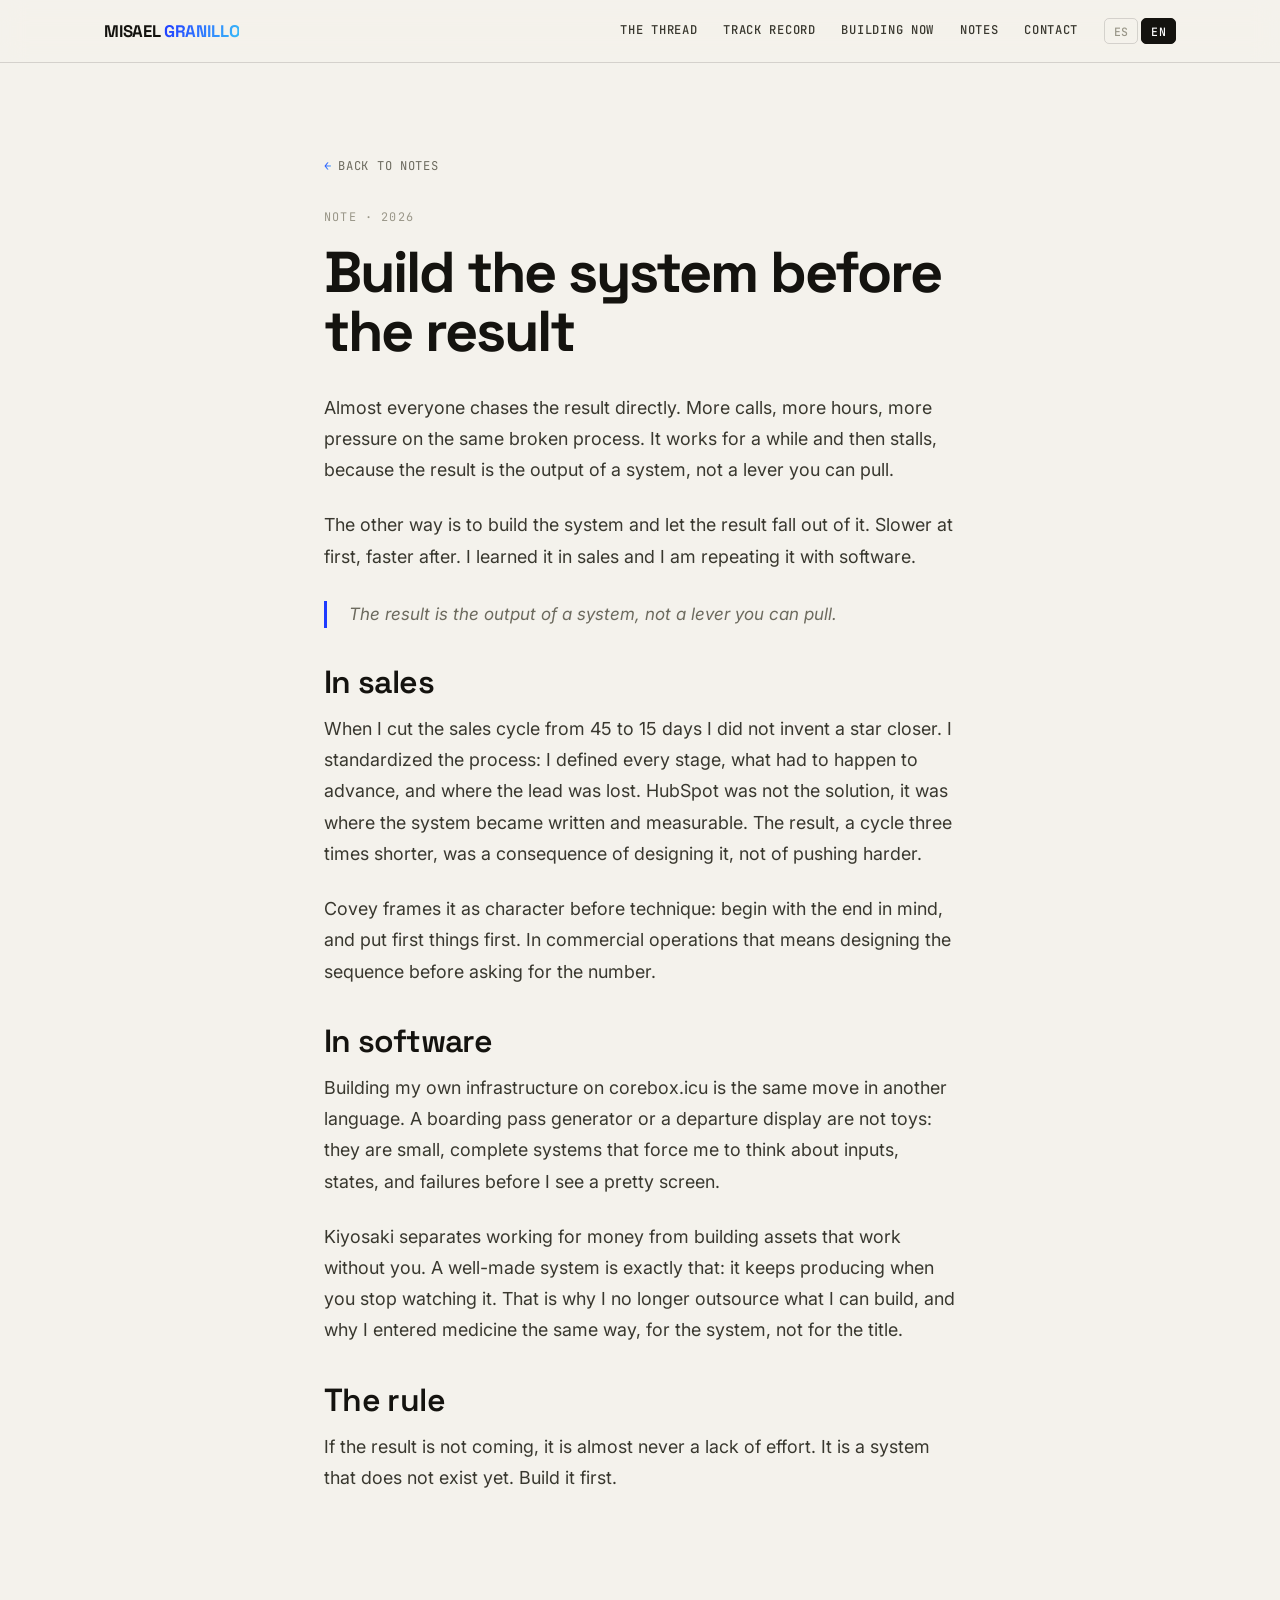
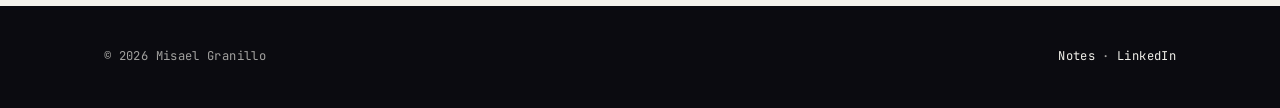
<file: notas/construir-el-sistema/index.html>
<!doctype html>
<html lang="es" data-lang="es">
<head>
<meta charset="utf-8">
<meta name="viewport" content="width=device-width, initial-scale=1">
<title data-title-es="Construir el sistema antes que el resultado - Misael Granillo" data-title-en="Build the system before the result - Misael Granillo">Construir el sistema antes que el resultado - Misael Granillo</title>
<meta name="description" content="Lo que un ciclo de venta de 15 días y una plataforma construida desde cero tienen en común: el método se diseña primero, el resultado es una consecuencia.">
<link rel="canonical" href="https://misaelgranillo.com/notas/construir-el-sistema/">
<meta name="author" content="Misael Granillo">
<meta property="og:type" content="article">
<meta property="og:site_name" content="Misael Granillo">
<meta property="og:title" content="Construir el sistema antes que el resultado">
<meta property="og:description" content="Lo que un ciclo de venta de 15 días y una plataforma propia tienen en común: el método primero.">
<meta property="og:url" content="https://misaelgranillo.com/notas/construir-el-sistema/">
<meta name="theme-color" content="#f3f1ea">
<link rel="icon" href="/assets/img/favicon.svg?v=2026-09-30f" type="image/svg+xml">
<link rel="preconnect" href="https://fonts.googleapis.com">
<link rel="preconnect" href="https://fonts.gstatic.com" crossorigin>
<link href="https://fonts.googleapis.com/css2?family=Space+Grotesk:wght@400;500;600;700&family=Inter:wght@400;500;600&family=JetBrains+Mono:wght@400;500;600&display=swap" rel="stylesheet">
<link rel="stylesheet" href="/assets/css/styles.css?v=2026-09-30f">
<script type="application/ld+json">
{
  "@context": "https://schema.org",
  "@type": "BlogPosting",
  "headline": "Construir el sistema antes que el resultado",
  "inLanguage": "es",
  "url": "https://misaelgranillo.com/notas/construir-el-sistema/",
  "author": { "@type": "Person", "name": "Misael Granillo", "url": "https://misaelgranillo.com/" },
  "publisher": { "@type": "Person", "name": "Misael Granillo" },
  "mainEntityOfPage": "https://misaelgranillo.com/notas/construir-el-sistema/"
}
</script>
</head>
<body>

<header class="topbar">
  <div class="wrap">
    <a class="brand" href="/">Misael <span>Granillo</span></a>
    <nav class="nav" aria-label="Principal">
      <div class="nav-links" data-open="false">
        <a href="/#hilo"><span class="es">El hilo</span><span class="en">The thread</span></a>
        <a href="/#trayectoria"><span class="es">Trayectoria</span><span class="en">Track record</span></a>
        <a href="/#ahora"><span class="es">Construyendo hoy</span><span class="en">Building now</span></a>
        <a href="/notas/"><span class="es">Notas</span><span class="en">Notes</span></a>
        <a href="/#contacto"><span class="es">Contacto</span><span class="en">Contact</span></a>
      </div>
      <div class="lang" role="group" aria-label="Idioma / Language">
        <button type="button" data-set="es" aria-label="Español">ES</button>
        <button type="button" data-set="en" aria-label="English">EN</button>
      </div>
      <button class="menu-btn" type="button" aria-label="Menú"><span></span></button>
    </nav>
  </div>
</header>

<main class="article">
  <div class="wrap">
    <a class="back" href="/notas/"><span class="es">Volver a notas</span><span class="en">Back to notes</span></a>
    <p class="meta"><span class="es">Nota · 2026</span><span class="en">Note · 2026</span></p>
    <h1>
      <span class="es">Construir el sistema antes que el resultado</span>
      <span class="en">Build the system before the result</span>
    </h1>

    <article class="prose">
      <div class="es">
        <p>Casi todo el mundo persigue el resultado directamente. Más llamadas, más horas, más presión sobre el mismo proceso roto. Funciona un rato y luego se estanca, porque el resultado es la salida de un sistema, no una palanca que se pueda jalar.</p>
        <p>La otra forma es construir el sistema y dejar que el resultado caiga solo. Es más lenta al principio y más rápida después. La aprendí vendiendo y la estoy repitiendo con software.</p>
        <blockquote><span class="es">El resultado es la salida de un sistema, no una palanca que se pueda jalar.</span></blockquote>
        <h2>En ventas</h2>
        <p>Cuando bajé el ciclo de venta de 45 a 15 días no inventé un vendedor estrella. Estandaricé el proceso: definí cada etapa, qué tenía que pasar para avanzar y dónde se perdía el prospecto. HubSpot no fue la solución, fue el lugar donde el sistema quedó escrito y medible. El resultado, un ciclo tres veces más corto, fue consecuencia de haberlo diseñado, no de haber empujado.</p>
        <p>Covey lo dice en términos de carácter antes que de técnica: empezar con el fin en mente y poner primero lo primero. En operación comercial eso significa diseñar la secuencia antes de pedir el número.</p>
        <h2>En software</h2>
        <p>Construir mi propia infraestructura en corebox.icu es el mismo movimiento en otro lenguaje. Un generador de pases de abordar o un display de salidas no son juguetes: son sistemas pequeños y completos que me obligan a pensar en entradas, estados y fallas antes de ver una pantalla bonita.</p>
        <p>Kiyosaki distingue entre trabajar por dinero y construir activos que trabajan sin ti. Un sistema bien hecho es eso: sigue produciendo cuando dejas de mirarlo. Por eso ya no contrato lo que puedo construir, y por eso entré a la medicina del mismo modo, por el sistema, no por el título.</p>
        <h2>La regla</h2>
        <p>Si el resultado no llega, casi nunca es falta de esfuerzo. Es un sistema que no existe todavía. Constrúyelo primero.</p>
      </div>
      <div class="en">
        <p>Almost everyone chases the result directly. More calls, more hours, more pressure on the same broken process. It works for a while and then stalls, because the result is the output of a system, not a lever you can pull.</p>
        <p>The other way is to build the system and let the result fall out of it. Slower at first, faster after. I learned it in sales and I am repeating it with software.</p>
        <blockquote><span class="en">The result is the output of a system, not a lever you can pull.</span></blockquote>
        <h2>In sales</h2>
        <p>When I cut the sales cycle from 45 to 15 days I did not invent a star closer. I standardized the process: I defined every stage, what had to happen to advance, and where the lead was lost. HubSpot was not the solution, it was where the system became written and measurable. The result, a cycle three times shorter, was a consequence of designing it, not of pushing harder.</p>
        <p>Covey frames it as character before technique: begin with the end in mind, and put first things first. In commercial operations that means designing the sequence before asking for the number.</p>
        <h2>In software</h2>
        <p>Building my own infrastructure on corebox.icu is the same move in another language. A boarding pass generator or a departure display are not toys: they are small, complete systems that force me to think about inputs, states, and failures before I see a pretty screen.</p>
        <p>Kiyosaki separates working for money from building assets that work without you. A well-made system is exactly that: it keeps producing when you stop watching it. That is why I no longer outsource what I can build, and why I entered medicine the same way, for the system, not for the title.</p>
        <h2>The rule</h2>
        <p>If the result is not coming, it is almost never a lack of effort. It is a system that does not exist yet. Build it first.</p>
      </div>
    </article>
  </div>
</main>

<footer class="foot">
  <div class="wrap">
    <span>© <span id="yr">2026</span> Misael Granillo</span>
    <span><a href="/notas/"><span class="es">Notas</span><span class="en">Notes</span></a> · <a href="https://www.linkedin.com/in/misaelgranillo" rel="me noopener" target="_blank">LinkedIn</a></span>
  </div>
</footer>

<script src="/assets/js/site.js?v=2026-09-30f" defer></script>
<script>document.getElementById("yr").textContent = new Date().getFullYear();</script>
</body>
</html>
</file>
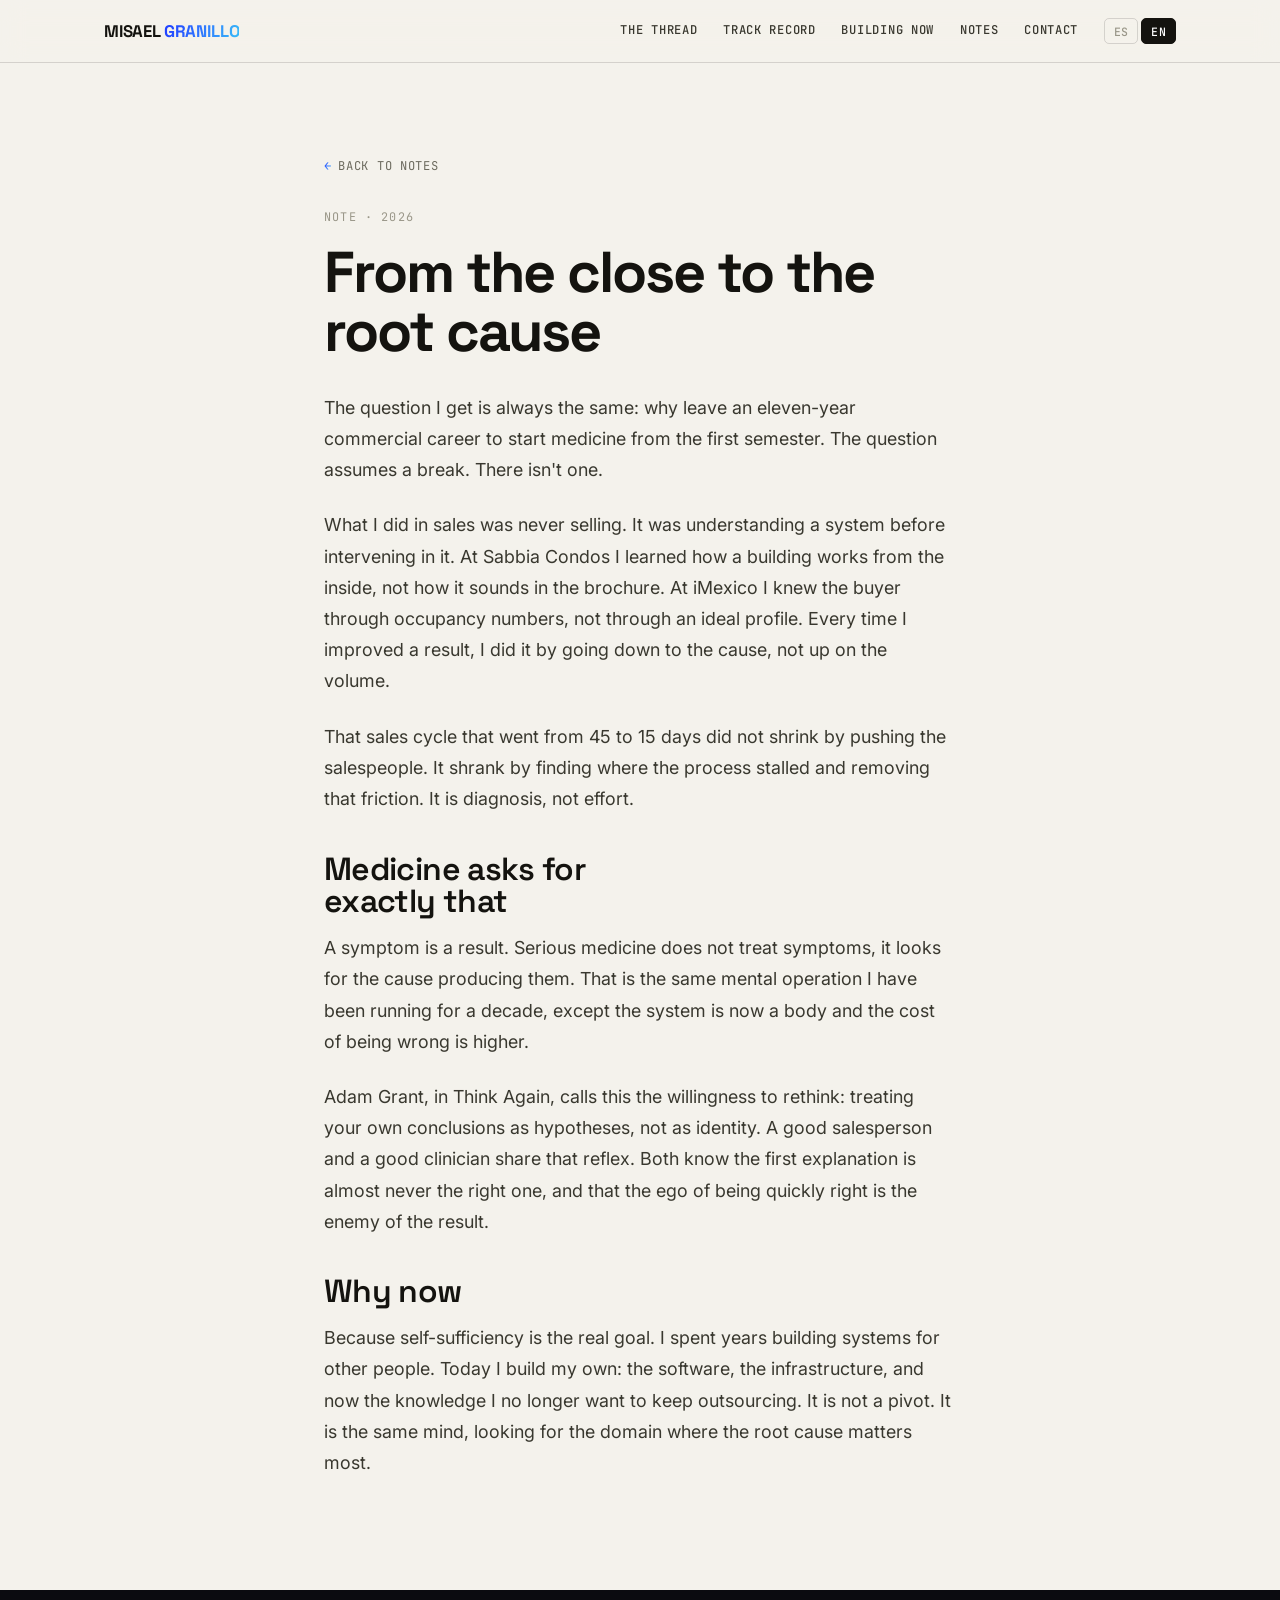
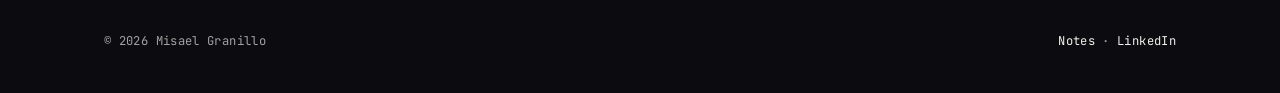
<file: notas/del-cierre-a-la-causa-raiz/index.html>
<!doctype html>
<html lang="es" data-lang="es">
<head>
<meta charset="utf-8">
<meta name="viewport" content="width=device-width, initial-scale=1">
<title data-title-es="Del cierre a la causa raíz - Misael Granillo" data-title-en="From the close to the root cause - Misael Granillo">Del cierre a la causa raíz - Misael Granillo</title>
<meta name="description" content="Por qué un operador de ventas con once años de carrera se sienta a estudiar medicina, y por qué el método es el mismo: entender el sistema antes de intervenirlo.">
<link rel="canonical" href="https://misaelgranillo.com/notas/del-cierre-a-la-causa-raiz/">
<meta name="author" content="Misael Granillo">
<meta property="og:type" content="article">
<meta property="og:site_name" content="Misael Granillo">
<meta property="og:title" content="Del cierre a la causa raíz">
<meta property="og:description" content="Por qué un operador de ventas se sienta a estudiar medicina, y por qué no es un giro tan brusco como parece.">
<meta property="og:url" content="https://misaelgranillo.com/notas/del-cierre-a-la-causa-raiz/">
<meta name="theme-color" content="#f3f1ea">
<link rel="icon" href="/assets/img/favicon.svg?v=2026-09-30f" type="image/svg+xml">
<link rel="preconnect" href="https://fonts.googleapis.com">
<link rel="preconnect" href="https://fonts.gstatic.com" crossorigin>
<link href="https://fonts.googleapis.com/css2?family=Space+Grotesk:wght@400;500;600;700&family=Inter:wght@400;500;600&family=JetBrains+Mono:wght@400;500;600&display=swap" rel="stylesheet">
<link rel="stylesheet" href="/assets/css/styles.css?v=2026-09-30f">
<script type="application/ld+json">
{
  "@context": "https://schema.org",
  "@type": "BlogPosting",
  "headline": "Del cierre a la causa raíz",
  "inLanguage": "es",
  "url": "https://misaelgranillo.com/notas/del-cierre-a-la-causa-raiz/",
  "author": { "@type": "Person", "name": "Misael Granillo", "url": "https://misaelgranillo.com/" },
  "publisher": { "@type": "Person", "name": "Misael Granillo" },
  "mainEntityOfPage": "https://misaelgranillo.com/notas/del-cierre-a-la-causa-raiz/"
}
</script>
</head>
<body>

<header class="topbar">
  <div class="wrap">
    <a class="brand" href="/">Misael <span>Granillo</span></a>
    <nav class="nav" aria-label="Principal">
      <div class="nav-links" data-open="false">
        <a href="/#hilo"><span class="es">El hilo</span><span class="en">The thread</span></a>
        <a href="/#trayectoria"><span class="es">Trayectoria</span><span class="en">Track record</span></a>
        <a href="/#ahora"><span class="es">Construyendo hoy</span><span class="en">Building now</span></a>
        <a href="/notas/"><span class="es">Notas</span><span class="en">Notes</span></a>
        <a href="/#contacto"><span class="es">Contacto</span><span class="en">Contact</span></a>
      </div>
      <div class="lang" role="group" aria-label="Idioma / Language">
        <button type="button" data-set="es" aria-label="Español">ES</button>
        <button type="button" data-set="en" aria-label="English">EN</button>
      </div>
      <button class="menu-btn" type="button" aria-label="Menú"><span></span></button>
    </nav>
  </div>
</header>

<main class="article">
  <div class="wrap">
    <a class="back" href="/notas/"><span class="es">Volver a notas</span><span class="en">Back to notes</span></a>
    <p class="meta"><span class="es">Nota · 2026</span><span class="en">Note · 2026</span></p>
    <h1>
      <span class="es">Del cierre a la causa raíz</span>
      <span class="en">From the close to the root cause</span>
    </h1>

    <article class="prose">
      <div class="es">
        <p>La pregunta que me hacen es siempre la misma: por qué dejar una carrera comercial de once años para empezar medicina desde el primer semestre. La pregunta asume una ruptura. No la hay.</p>
        <p>Lo que hice en ventas nunca fue vender. Fue entender un sistema antes de intervenirlo. En Sabbia Condos aprendí cómo funciona un edificio por dentro, no cómo suena en el folleto. En iMexico conocí al comprador por sus números de ocupación, no por su perfil ideal. Cada vez que mejoré un resultado, lo hice bajando a la causa, no subiendo el volumen.</p>
        <p>Ese ciclo de venta que pasó de 45 a 15 días no se acortó presionando a los vendedores. Se acortó encontrando dónde se detenía el proceso y quitando esa fricción. Es diagnóstico, no esfuerzo.</p>
        <h2>La medicina pide exactamente eso</h2>
        <p>Un síntoma es un resultado. La medicina seria no trata síntomas, busca la causa que los produce. Esa es la misma operación mental que llevo haciendo una década, solo que el sistema ahora es un cuerpo y el costo de equivocarse es mayor.</p>
        <p>Adam Grant, en Think Again, llama a esto la disposición a repensar: tratar las propias conclusiones como hipótesis, no como identidad. Un buen vendedor y un buen clínico comparten ese reflejo. Los dos saben que la primera explicación casi nunca es la correcta, y que el ego de tener razón rápido es el enemigo del resultado.</p>
        <h2>Por qué ahora</h2>
        <p>Porque la autosuficiencia es el objetivo real. Pasé años construyendo sistemas para otros. Hoy construyo los míos: el software, la infraestructura y, ahora, el conocimiento que no quiero seguir contratando. No es un giro. Es la misma mente, buscando el dominio donde la causa raíz importa más.</p>
      </div>
      <div class="en">
        <p>The question I get is always the same: why leave an eleven-year commercial career to start medicine from the first semester. The question assumes a break. There isn't one.</p>
        <p>What I did in sales was never selling. It was understanding a system before intervening in it. At Sabbia Condos I learned how a building works from the inside, not how it sounds in the brochure. At iMexico I knew the buyer through occupancy numbers, not through an ideal profile. Every time I improved a result, I did it by going down to the cause, not up on the volume.</p>
        <p>That sales cycle that went from 45 to 15 days did not shrink by pushing the salespeople. It shrank by finding where the process stalled and removing that friction. It is diagnosis, not effort.</p>
        <h2>Medicine asks for exactly that</h2>
        <p>A symptom is a result. Serious medicine does not treat symptoms, it looks for the cause producing them. That is the same mental operation I have been running for a decade, except the system is now a body and the cost of being wrong is higher.</p>
        <p>Adam Grant, in Think Again, calls this the willingness to rethink: treating your own conclusions as hypotheses, not as identity. A good salesperson and a good clinician share that reflex. Both know the first explanation is almost never the right one, and that the ego of being quickly right is the enemy of the result.</p>
        <h2>Why now</h2>
        <p>Because self-sufficiency is the real goal. I spent years building systems for other people. Today I build my own: the software, the infrastructure, and now the knowledge I no longer want to keep outsourcing. It is not a pivot. It is the same mind, looking for the domain where the root cause matters most.</p>
      </div>
    </article>
  </div>
</main>

<footer class="foot">
  <div class="wrap">
    <span>© <span id="yr">2026</span> Misael Granillo</span>
    <span><a href="/notas/"><span class="es">Notas</span><span class="en">Notes</span></a> · <a href="https://www.linkedin.com/in/misaelgranillo" rel="me noopener" target="_blank">LinkedIn</a></span>
  </div>
</footer>

<script src="/assets/js/site.js?v=2026-09-30f" defer></script>
<script>document.getElementById("yr").textContent = new Date().getFullYear();</script>
</body>
</html>
</file>
<file: assets/css/styles.css>
/* ============================================================
   Misael Granillo — misaelgranillo.com
   Concept: BOLD SIGNAL — expressive editorial.
   Saturated cobalt→violet→magenta gradient as the signature,
   oversized kinetic type, gradient fields, one dramatic dark act,
   elevated cards, scroll motion.
   Type: Space Grotesk (display) · Inter (body) · JetBrains Mono (data)
   ============================================================ */

:root {
  /* paper + ink */
  --paper:      #f4f2ec;
  --paper-2:    #ffffff;
  --ink:        #14130f;
  --ink-2:      #39382f;
  --muted:      #6c6a5e;
  --faint:      #9a9789;

  --line:       rgba(20,19,15,.14);
  --line-2:     rgba(20,19,15,.28);

  /* signal colors — blue family */
  --cobalt:     #1e3aff;
  --violet:     #2f74ff;   /* mid blue */
  --magenta:    #38bdf8;   /* bright sky/azure */
  --accent:     var(--cobalt);
  --accent-ink: #1a34c8;
  --grad:       linear-gradient(110deg, #1e3aff 0%, #2f74ff 48%, #38bdf8 100%);
  --grad-soft:  linear-gradient(110deg, rgba(30,58,255,.14), rgba(47,116,255,.12) 50%, rgba(56,189,248,.12));

  /* dark act */
  --night:      #0b0b10;
  --night-2:    #12121b;
  --night-ink:  #f1f0ea;
  --night-mut:  rgba(241,240,234,.66);
  --night-line: rgba(255,255,255,.12);

  --shadow:     0 12px 40px -16px rgba(20,19,15,.26);
  --shadow-lg:  0 36px 90px -30px rgba(30,58,255,.34);

  --maxw:   1200px;
  --gutter: clamp(18px, 5vw, 64px);

  --disp: "Space Grotesk", system-ui, sans-serif;
  --sans: "Inter", system-ui, -apple-system, Segoe UI, Roboto, sans-serif;
  --mono: "JetBrains Mono", ui-monospace, SFMono-Regular, Menlo, monospace;
  --ease: cubic-bezier(.2,.7,.2,1);
}

*, *::before, *::after { box-sizing: border-box; }
html { -webkit-text-size-adjust: 100%; scroll-behavior: smooth; }
@media (prefers-reduced-motion: reduce) {
  html { scroll-behavior: auto; }
  *, *::before, *::after { animation-duration: .001ms !important; animation-iteration-count: 1 !important; transition-duration: .001ms !important; }
}

body {
  margin: 0; background: var(--paper); color: var(--ink);
  font-family: var(--sans); font-size: 1.0625rem; line-height: 1.6;
  -webkit-font-smoothing: antialiased; text-rendering: optimizeLegibility;
  overflow-x: hidden;
}

/* ---- Language toggle ---- */
[data-lang="es"] .en { display: none; }
[data-lang="en"] .es { display: none; }
span.es, span.en, a.es, a.en, em.es, em.en, strong.es, strong.en, i.es, i.en { display: inline; }
[data-lang="es"] span.en, [data-lang="es"] a.en, [data-lang="es"] em.en, [data-lang="es"] strong.en, [data-lang="es"] i.en { display: none; }
[data-lang="en"] span.es, [data-lang="en"] a.es, [data-lang="en"] em.es, [data-lang="en"] strong.es, [data-lang="en"] i.es { display: none; }

/* ---- Layout ---- */
.wrap { max-width: var(--maxw); margin-inline: auto; padding-inline: var(--gutter); position: relative; }
.section { padding-block: clamp(64px, 10vw, 128px); position: relative; }
.section + .section { border-top: 1px solid var(--line); }

/* ---- Type ---- */
h1, h2, h3 { font-family: var(--disp); font-weight: 600; line-height: 1.02; letter-spacing: -0.025em; color: var(--ink); margin: 0; }
h2 { font-size: clamp(2.1rem, 5.4vw, 3.9rem); max-width: 17ch; }
h3 { font-size: clamp(1.3rem, 2.3vw, 1.65rem); font-weight: 600; line-height: 1.08; }
p { margin: 0 0 1.1em; max-width: 66ch; }
a { color: inherit; }

.grad-text { background: var(--grad); -webkit-background-clip: text; background-clip: text; color: transparent; }

.section-label {
  font-family: var(--mono); font-size: .74rem; font-weight: 500; letter-spacing: .14em;
  text-transform: uppercase; color: var(--muted);
  display: flex; align-items: center; gap: .7rem; margin: 0 0 1.5rem;
}
.section-label::before { content: ""; width: 26px; height: 3px; border-radius: 3px; background: var(--grad); }
.home main { counter-reset: sec; }
.home .section-label { counter-increment: sec; }
.home .section-label::after { content: counter(sec, decimal-leading-zero); margin-left: auto; color: var(--faint); letter-spacing: .1em; }

.lede { font-size: clamp(1.12rem, 1.7vw, 1.34rem); color: var(--ink-2); max-width: 60ch; line-height: 1.5; }

/* ---- Scroll reveal ---- */
.reveal { opacity: 0; transform: translateY(20px); transition: opacity .7s var(--ease), transform .7s var(--ease); }
.reveal.in { opacity: 1; transform: none; }
@media (prefers-reduced-motion: reduce) { .reveal { opacity: 1 !important; transform: none !important; } }

/* ============================================================
   Top bar
   ============================================================ */
.topbar {
  position: sticky; top: 0; z-index: 50;
  background: color-mix(in srgb, var(--paper) 82%, transparent);
  backdrop-filter: saturate(1.4) blur(12px);
  border-bottom: 1px solid var(--line);
}
.topbar .wrap { display: flex; align-items: center; justify-content: space-between; min-height: 62px; gap: 1rem; }
.brand { font-family: var(--disp); font-weight: 700; font-size: 1.05rem; letter-spacing: -0.01em; text-transform: uppercase; text-decoration: none; color: var(--ink); white-space: nowrap; }
.brand span { background: var(--grad); -webkit-background-clip: text; background-clip: text; color: transparent; }
.nav { display: flex; align-items: center; gap: clamp(.9rem, 2vw, 1.7rem); }
.nav-links { display: flex; align-items: center; gap: clamp(.9rem, 2vw, 1.7rem); }
.nav a { text-decoration: none; color: var(--ink-2); font-family: var(--mono); font-size: .76rem; font-weight: 500; letter-spacing: .06em; text-transform: uppercase; position: relative; padding: .2rem 0; transition: color .15s; }
.nav a::after { content: ""; position: absolute; left: 0; right: 0; bottom: -2px; height: 2px; border-radius: 2px; background: var(--grad); transform: scaleX(0); transform-origin: left; transition: transform .25s var(--ease); }
.nav a:hover { color: var(--ink); }
.nav a:hover::after { transform: scaleX(1); }

.lang { display: inline-flex; gap: .2rem; }
.lang button { appearance: none; border: 1px solid var(--line); background: transparent; cursor: pointer; font-family: var(--mono); font-size: .72rem; font-weight: 500; letter-spacing: .04em; padding: .28rem .55rem; color: var(--faint); border-radius: 5px; transition: all .15s; }
.lang button:hover { color: var(--ink); border-color: var(--line-2); }
[data-lang="es"] .lang button[data-set="es"],
[data-lang="en"] .lang button[data-set="en"] { background: var(--ink); color: #fff; border-color: var(--ink); }

.menu-btn { display: none; }
@media (max-width: 820px) {
  .nav-links { position: absolute; top: 62px; left: 0; right: 0; flex-direction: column; align-items: flex-start; gap: 0; background: var(--paper); border-bottom: 1px solid var(--line-2); padding: .3rem var(--gutter) 1rem; max-height: 0; overflow: hidden; transition: max-height .28s var(--ease); }
  .nav-links[data-open="true"] { max-height: 380px; }
  .nav-links a { padding: .78rem 0; width: 100%; border-bottom: 1px solid var(--line); font-size: .82rem; }
  .menu-btn { display: inline-flex; align-items: center; justify-content: center; width: 40px; height: 36px; border: 1px solid var(--line-2); border-radius: 7px; background: transparent; cursor: pointer; }
  .menu-btn span, .menu-btn span::before, .menu-btn span::after { content: ""; display: block; width: 18px; height: 1.6px; background: var(--ink); position: relative; }
  .menu-btn span::before { position: absolute; top: -5px; }
  .menu-btn span::after { position: absolute; top: 5px; }
}

/* ============================================================
   Hero — gradient field + kinetic type
   ============================================================ */
.hero { padding-block: clamp(60px, 11vw, 140px) clamp(44px, 7vw, 86px); overflow: hidden; }
.hero::before {
  content: ""; position: absolute; z-index: 0; top: -22%; right: -8%;
  width: min(760px, 85vw); aspect-ratio: 1; border-radius: 50%;
  background: var(--grad); filter: blur(90px); opacity: .22; pointer-events: none;
  animation: float1 18s var(--ease) infinite alternate;
}
.hero::after {
  content: ""; position: absolute; z-index: 0; bottom: -30%; left: -10%;
  width: min(520px, 70vw); aspect-ratio: 1; border-radius: 50%;
  background: radial-gradient(circle, rgba(56,189,248,.30), transparent 70%); filter: blur(80px); pointer-events: none;
  animation: float2 22s var(--ease) infinite alternate;
}
@keyframes float1 { to { transform: translate(-50px, 40px) scale(1.12); } }
@keyframes float2 { to { transform: translate(60px, -30px) scale(1.1); } }
.hero .wrap { position: relative; z-index: 1; }
.hero .kicker { font-family: var(--mono); font-size: .78rem; font-weight: 500; letter-spacing: .16em; text-transform: uppercase; color: var(--muted); margin: 0 0 1.8rem; display: inline-flex; align-items: center; gap: .7rem; }
.hero .kicker::before { content: ""; width: 26px; height: 3px; border-radius: 3px; background: var(--grad); }
.hero h1 { font-size: clamp(2.8rem, 8.6vw, 7rem); line-height: .96; font-weight: 700; letter-spacing: -0.04em; max-width: 15ch; margin: 0 0 1.9rem; text-wrap: balance; }
.hero h1 em { font-style: normal; background: var(--grad); background-size: 220% 100%; -webkit-background-clip: text; background-clip: text; color: transparent; animation: hue 8s linear infinite; }
@keyframes hue { to { background-position: 220% 0; } }
.hero .sub { font-size: clamp(1.12rem, 1.9vw, 1.48rem); color: var(--ink-2); max-width: 50ch; line-height: 1.5; }

.cred { margin-top: clamp(2.6rem, 5vw, 4rem); padding-top: 1.3rem; border-top: 1px solid var(--line-2); position: relative; z-index: 1; }
.cred .cred-note { font-family: var(--mono); font-size: .7rem; letter-spacing: .14em; text-transform: uppercase; color: var(--faint); margin: 0 0 .9rem; }
.cred ul { list-style: none; display: flex; flex-wrap: wrap; gap: .5rem 0; margin: 0; padding: 0; }
.cred li { font-family: var(--mono); font-size: .82rem; font-weight: 500; color: var(--ink-2); text-transform: uppercase; letter-spacing: .02em; padding: 0 1.1rem; border-right: 1px solid var(--line); line-height: 1.1; }
.cred li:first-child { padding-left: 0; }
.cred li:last-child { border-right: 0; }

/* ============================================================
   The thread — three domain cards
   ============================================================ */
.thread-grid { display: grid; grid-template-columns: repeat(3, 1fr); gap: clamp(1rem, 2vw, 1.4rem); margin-top: clamp(2.4rem, 4vw, 3.4rem); }
@media (max-width: 860px) { .thread-grid { grid-template-columns: 1fr; } }
.domain {
  background: var(--paper-2); border: 1px solid var(--line); border-radius: 16px;
  padding: clamp(1.4rem, 2.4vw, 1.9rem); box-shadow: var(--shadow);
  position: relative; overflow: hidden; transition: transform .25s var(--ease), box-shadow .25s var(--ease);
}
.domain::before { content: ""; position: absolute; top: 0; left: 0; right: 0; height: 4px; background: var(--grad); transform: scaleX(0); transform-origin: left; transition: transform .3s var(--ease); }
.domain:hover { transform: translateY(-5px); box-shadow: var(--shadow-lg); }
.domain:hover::before { transform: scaleX(1); }
.domain .dom-k { font-family: var(--mono); font-size: 2rem; font-weight: 700; line-height: 1; background: var(--grad); -webkit-background-clip: text; background-clip: text; color: transparent; }
.domain h3 { margin: 1rem 0 .55rem; }
.domain p { color: var(--muted); font-size: .97rem; margin: 0; }
.domain .state { display: inline-block; margin-top: 1rem; font-family: var(--mono); font-size: .68rem; font-weight: 600; letter-spacing: .1em; text-transform: uppercase; color: var(--muted); border: 1px solid var(--line-2); border-radius: 999px; padding: .22rem .65rem; }
.domain .state.now { color: #fff; border: 0; background: var(--grad); }

/* ============================================================
   Ledger — bold dark data band
   ============================================================ */
.ledger { background: var(--night); color: var(--night-ink); border-radius: 20px; overflow: hidden; box-shadow: var(--shadow-lg); position: relative; }
.ledger::before { content: ""; position: absolute; top: -40%; right: -10%; width: 60%; aspect-ratio: 1; background: var(--grad); filter: blur(100px); opacity: .32; pointer-events: none; }
.ledger-head { position: relative; display: flex; align-items: center; justify-content: space-between; gap: .8rem; flex-wrap: wrap; padding: 1.1rem clamp(1.2rem, 2.4vw, 1.9rem); border-bottom: 1px solid var(--night-line); font-family: var(--mono); text-transform: uppercase; }
.ledger-head .lh-l { display: inline-flex; align-items: center; gap: .55rem; font-size: .76rem; letter-spacing: .12em; font-weight: 600; color: var(--night-ink); }
.ledger-head .dot { width: 8px; height: 8px; border-radius: 50%; background: var(--magenta); box-shadow: 0 0 12px var(--magenta); }
.ledger-head .lh-r { font-size: .68rem; letter-spacing: .12em; color: var(--night-mut); }
.ledger-rows { position: relative; display: grid; }
.ledger-row { display: grid; grid-template-columns: 1fr auto; align-items: center; gap: 1rem; padding: 1rem clamp(1.2rem, 2.4vw, 1.9rem); border-top: 1px solid var(--night-line); transition: background .2s; }
.ledger-row:first-child { border-top: 0; }
.ledger-row:hover { background: rgba(255,255,255,.04); }
.ledger-row .lbl { font-family: var(--mono); font-size: .76rem; letter-spacing: .04em; text-transform: uppercase; color: var(--night-mut); }
.ledger-row .val { font-family: var(--disp); font-variant-numeric: tabular-nums; font-weight: 700; font-size: clamp(1.3rem, 3vw, 2rem); letter-spacing: -.02em; color: var(--night-ink); white-space: nowrap; }
.ledger-row .val i { font-style: normal; padding: 0 .14em; background: var(--grad); -webkit-background-clip: text; background-clip: text; color: transparent; }

/* ============================================================
   Act I — light, quiet
   ============================================================ */
.foundation { border: 0; background: transparent; padding-top: clamp(1.6rem, 3vw, 2.2rem); margin-top: clamp(2rem, 4vw, 3rem); border-top: 1px solid var(--line); max-width: 760px; }
.foundation h3 { margin-bottom: 1.1rem; font-size: clamp(1.1rem, 1.9vw, 1.4rem); font-weight: 600; }
.foundation p { color: var(--muted); font-size: .97rem; line-height: 1.72; }
.foundation p:first-of-type { color: var(--ink-2); font-size: 1.1rem; line-height: 1.62; }
.foundation p:last-child { margin-bottom: 0; }

.arc { margin-top: clamp(2.2rem, 4vw, 3rem); border-top: 1px solid var(--line); }
.arc-item { display: grid; grid-template-columns: 150px 1fr; column-gap: clamp(1rem, 3vw, 2.4rem); row-gap: .35rem; padding: 1.7rem 0; border-bottom: 1px solid var(--line); }
.arc-when { grid-column: 1; grid-row: 1 / span 2; font-family: var(--mono); font-variant-numeric: tabular-nums; font-size: .78rem; font-weight: 400; letter-spacing: .04em; color: var(--faint); padding-top: .4rem; }
.arc-role { grid-column: 2; grid-row: 1; font-family: var(--disp); font-weight: 500; font-size: 1.25rem; margin: 0; letter-spacing: -.01em; color: var(--ink-2); }
.arc-item p { grid-column: 2; grid-row: 2; color: var(--muted); font-size: .96rem; margin: 0; max-width: 64ch; }
.arc-item.accent .arc-role { background: var(--grad); -webkit-background-clip: text; background-clip: text; color: transparent; font-weight: 600; }
.arc-item.accent .arc-when { color: var(--accent-ink); }
@media (max-width: 680px) { .arc-item { grid-template-columns: 1fr; } .arc-when, .arc-role, .arc-item p { grid-column: 1; grid-row: auto; } }

/* ============================================================
   Track record
   ============================================================ */
.tr-group { margin-top: clamp(2.2rem, 4vw, 3rem); }
.tr-head { display: flex; align-items: baseline; gap: .9rem; flex-wrap: wrap; padding-bottom: .9rem; position: relative; margin-bottom: .2rem; border-bottom: 2px solid transparent; border-image: var(--grad) 1; }
.tr-head h3 { font-size: clamp(1.45rem, 2.6vw, 2rem); }
.tr-head .role { font-family: var(--mono); font-size: .72rem; font-weight: 600; letter-spacing: .1em; text-transform: uppercase; color: var(--accent-ink); }
.tr-list { list-style: none; margin: 0; padding: 0; display: grid; }
.tr-list li { display: grid; grid-template-columns: minmax(150px, 230px) 1fr; gap: 1rem 1.6rem; padding: 1rem 0; border-bottom: 1px solid var(--line); align-items: baseline; transition: padding .2s var(--ease); }
.tr-list li:hover { padding-left: .5rem; }
.tr-list li .name { font-family: var(--disp); font-weight: 600; font-size: 1.1rem; color: var(--ink); }
.tr-list li .where { display: block; font-family: var(--mono); font-size: .72rem; color: var(--faint); font-weight: 500; margin-top: .25rem; text-transform: uppercase; letter-spacing: .06em; }
.tr-list li .pos { color: var(--muted); font-size: .95rem; max-width: 60ch; }
@media (max-width: 640px) { .tr-list li { grid-template-columns: 1fr; gap: .3rem; } }

/* ============================================================
   Act II — BUILDING NOW (dramatic dark act)
   ============================================================ */
.section--now { background: var(--night); color: var(--night-ink); overflow: hidden; border-top: 0; }
.section--now::before { content: ""; position: absolute; top: -10%; left: 40%; width: 60%; aspect-ratio: 1; background: var(--grad); filter: blur(130px); opacity: .22; pointer-events: none; }
.section--now .wrap { position: relative; z-index: 1; }
.section--now .section-label { color: var(--night-mut); }
.section--now h2 { color: #fff; }
.section--now h2 em { font-style: normal; background: var(--grad); background-size: 200% 100%; -webkit-background-clip: text; background-clip: text; color: transparent; }
.section--now .lede { color: var(--night-mut); }

.now-grid { display: grid; grid-template-columns: repeat(6, 1fr); gap: clamp(.9rem, 1.8vw, 1.3rem); margin-top: clamp(2.4rem, 4vw, 3.2rem); }
@media (max-width: 820px) { .now-grid { grid-template-columns: 1fr; } }
.panel {
  background: var(--night-2); border: 1px solid var(--night-line); border-radius: 18px;
  padding: clamp(1.5rem, 2.6vw, 2.1rem); position: relative; overflow: hidden;
  transition: transform .25s var(--ease), border-color .25s var(--ease), box-shadow .25s var(--ease);
}
.panel:hover { transform: translateY(-4px); border-color: rgba(255,255,255,.26); box-shadow: 0 30px 70px -36px rgba(0,0,0,.8); }
.panel h3 { color: #fff; margin-bottom: .6rem; }
.panel p { font-size: .98rem; margin: 0; color: var(--night-mut); }
.panel .tag { font-family: var(--mono); font-size: .68rem; font-weight: 600; letter-spacing: .1em; text-transform: uppercase; display: inline-block; margin-bottom: 1rem; padding: .26rem .6rem; border-radius: 999px; background: rgba(255,255,255,.07); color: var(--night-ink); border: 1px solid var(--night-line); }
/* layout spans */
.panel--medicine { grid-column: span 6; display: grid; grid-template-columns: 1.3fr 1fr; gap: clamp(1rem,3vw,2.4rem); align-items: center; background: linear-gradient(120deg, #0e1430, #0f1c40 58%, #10294d); border-color: rgba(255,255,255,.16); }
.panel--medicine::before { content: ""; position: absolute; top: -30%; right: -5%; width: 46%; aspect-ratio: 1; background: var(--grad); filter: blur(90px); opacity: .5; pointer-events: none; }
.panel--medicine .m-body, .panel--medicine .m-aside { position: relative; z-index: 1; }
.panel--medicine h3 { font-size: clamp(1.8rem, 3.6vw, 2.8rem); letter-spacing: -.03em; line-height: 1.02; }
.panel--medicine .tag { background: var(--grad); border: 0; color: #fff; }
.panel--medicine .m-aside { font-family: var(--mono); font-size: .8rem; color: var(--night-mut); display: grid; gap: .7rem; }
.panel--medicine .m-aside .row { display: flex; justify-content: space-between; gap: 1rem; border-top: 1px solid var(--night-line); padding-top: .7rem; }
.panel--medicine .m-aside .row b { color: #fff; font-weight: 600; }
@media (max-width: 820px) { .panel--medicine { grid-template-columns: 1fr; } }
.panel--medcore { grid-column: span 2; }
.panel--infra   { grid-column: span 2; }
.panel--video   { grid-column: span 2; }
@media (max-width: 820px) { .panel--medcore, .panel--infra, .panel--video, .panel--medicine { grid-column: 1 / -1; } }

.infra-list { list-style: none; margin: 1.1rem 0 0; padding: 0; display: grid; gap: 0; border-top: 1px solid var(--night-line); }
.infra-list li { display: grid; grid-template-columns: auto 1fr; gap: .7rem; align-items: baseline; font-size: .9rem; padding: .6rem 0; border-bottom: 1px solid var(--night-line); }
.infra-list li:last-child { border-bottom: 0; }
.infra-list li .host { font-family: var(--mono); font-weight: 600; font-size: .84rem; background: var(--grad); -webkit-background-clip: text; background-clip: text; color: transparent; }
.infra-list li .desc { color: var(--night-mut); }

/* ============================================================
   Capabilities
   ============================================================ */
.caps { display: grid; grid-template-columns: repeat(2, 1fr); gap: 0; margin-top: clamp(2.2rem, 4vw, 3rem); border-top: 1px solid var(--line-2); counter-reset: cap; }
@media (max-width: 680px) { .caps { grid-template-columns: 1fr; } }
.cap { padding: 1.6rem 2rem 1.6rem 0; border-bottom: 1px solid var(--line); position: relative; transition: background .2s; }
.caps .cap:nth-child(odd) { border-right: 1px solid var(--line); padding-right: 2rem; }
.caps .cap:nth-child(even) { padding-left: 2rem; }
@media (max-width: 680px) { .caps .cap:nth-child(odd) { border-right: 0; } .caps .cap:nth-child(even) { padding-left: 0; } }
.cap::before { counter-increment: cap; content: counter(cap, decimal-leading-zero); font-family: var(--mono); font-size: .72rem; letter-spacing: .08em; display: block; margin-bottom: .6rem; background: var(--grad); -webkit-background-clip: text; background-clip: text; color: transparent; font-weight: 600; }
.cap h3 { font-size: 1.16rem; font-weight: 600; letter-spacing: -.01em; }
.cap p { font-size: .94rem; color: var(--muted); margin: .4rem 0 0; }

/* ============================================================
   Notes
   ============================================================ */
.note-list { list-style: none; margin: clamp(2rem, 4vw, 2.8rem) 0 0; padding: 0; }
.note-list li { border-top: 1px solid var(--line); }
.note-list li:last-child { border-bottom: 1px solid var(--line); }
.note-list a { display: grid; grid-template-columns: 110px 1fr; gap: 1.4rem; align-items: baseline; text-decoration: none; padding: 1.7rem .2rem; transition: padding .22s var(--ease); position: relative; }
.note-list a::before { content: ""; position: absolute; left: 0; top: 0; bottom: 0; width: 3px; background: var(--grad); border-radius: 3px; transform: scaleY(0); transform-origin: top; transition: transform .25s var(--ease); }
.note-list a:hover { padding-left: 1.4rem; }
.note-list a:hover::before { transform: scaleY(1); }
.note-list .date { font-family: var(--mono); font-variant-numeric: tabular-nums; font-size: .78rem; color: var(--faint); letter-spacing: .04em; }
.note-list .n-title { font-family: var(--disp); font-size: clamp(1.35rem, 2.6vw, 1.8rem); font-weight: 600; color: var(--ink); line-height: 1.08; letter-spacing: -.02em; }
.note-list .n-sum { display: block; margin-top: .5rem; color: var(--muted); font-size: .96rem; max-width: 70ch; }
@media (max-width: 640px) { .note-list a { grid-template-columns: 1fr; gap: .3rem; } }

/* ============================================================
   Contact — bold gradient moment
   ============================================================ */
.section--contact { background: var(--night); color: var(--night-ink); overflow: hidden; border-top: 0; }
.section--contact::before { content: ""; position: absolute; bottom: -40%; left: 30%; width: 55%; aspect-ratio: 1; background: var(--grad); filter: blur(120px); opacity: .26; pointer-events: none; }
.section--contact .wrap { position: relative; z-index: 1; }
.section--contact .section-label { color: var(--night-mut); }
.section--contact h2 { color: #fff; }
.contact-row { display: flex; flex-wrap: wrap; gap: 1rem 2.6rem; margin-top: clamp(1.8rem, 3vw, 2.4rem); align-items: baseline; }
.contact-row a { font-family: var(--disp); font-size: clamp(1.6rem, 5vw, 3.2rem); font-weight: 700; letter-spacing: -.03em; text-decoration: none; color: #fff; transition: opacity .2s; }
.contact-row a:first-child { background: var(--grad); background-size: 200% 100%; -webkit-background-clip: text; background-clip: text; color: transparent; }
.contact-row a:hover { opacity: .8; }

/* ============================================================
   Footer
   ============================================================ */
.foot { padding-block: 2.6rem; background: var(--night); color: var(--night-mut); font-family: var(--mono); font-size: .76rem; letter-spacing: .03em; }
.foot .wrap { display: flex; flex-wrap: wrap; justify-content: space-between; gap: 1rem; }
.foot a { color: var(--night-ink); text-decoration: none; }
.foot a:hover { color: var(--magenta); }

/* ============================================================
   Article (notes)
   ============================================================ */
.article { padding-block: clamp(44px, 7vw, 88px); }
.article .wrap { max-width: 760px; }
.article .back { display: inline-flex; align-items: center; gap: .4rem; font-family: var(--mono); font-size: .76rem; text-transform: uppercase; letter-spacing: .06em; color: var(--muted); text-decoration: none; margin-bottom: 2rem; transition: color .15s; }
.article .back::before { content: "←"; background: var(--grad); -webkit-background-clip: text; background-clip: text; color: transparent; }
.article .back:hover { color: var(--ink); }
.article .meta { font-family: var(--mono); font-variant-numeric: tabular-nums; font-size: .74rem; color: var(--faint); letter-spacing: .1em; text-transform: uppercase; margin-bottom: 1rem; }
.article h1 { font-family: var(--disp); font-size: clamp(2.2rem, 5.6vw, 3.6rem); font-weight: 700; line-height: 1.01; letter-spacing: -.035em; max-width: 20ch; margin: 0 0 2rem; }
.prose { max-width: 68ch; }
.prose p { font-size: 1.12rem; line-height: 1.74; color: var(--ink-2); margin: 0 0 1.35em; }
.prose h2 { font-family: var(--disp); font-size: clamp(1.5rem, 3vw, 2rem); font-weight: 600; letter-spacing: -.02em; margin: 2.4rem 0 .9rem; }
.prose h3 { font-family: var(--disp); font-weight: 600; font-size: 1.22rem; margin: 1.8rem 0 .5rem; }
.prose blockquote { margin: 1.8rem 0; padding-left: 1.4rem; border-left: 3px solid transparent; border-image: var(--grad) 1; color: var(--muted); font-style: italic; }
.prose ul { padding-left: 1.2rem; }
.prose li { margin: .4rem 0; }
.prose a { background: var(--grad); -webkit-background-clip: text; background-clip: text; color: transparent; text-decoration: underline; text-decoration-color: var(--violet); text-underline-offset: 3px; }

/* ============================================================
   404
   ============================================================ */
.err { min-height: 74vh; display: grid; place-items: center; text-align: center; }
.err .code { font-family: var(--mono); font-size: .8rem; letter-spacing: .3em; text-transform: uppercase; margin: 0 0 1.2rem; background: var(--grad); -webkit-background-clip: text; background-clip: text; color: transparent; font-weight: 600; }
.err h2 { margin-inline: auto; }
.err .lede { margin-inline: auto; margin-top: 1rem; }
.err .home-link { display: inline-flex; align-items: center; gap: .4rem; font-family: var(--mono); font-size: .8rem; text-transform: uppercase; letter-spacing: .06em; text-decoration: none; margin-top: 1.8rem; color: var(--accent-ink); }
.err .home-link::before { content: "←"; }

::selection { background: var(--violet); color: #fff; }
:focus-visible { outline: 2px solid var(--cobalt); outline-offset: 2px; border-radius: 3px; }
</file>
